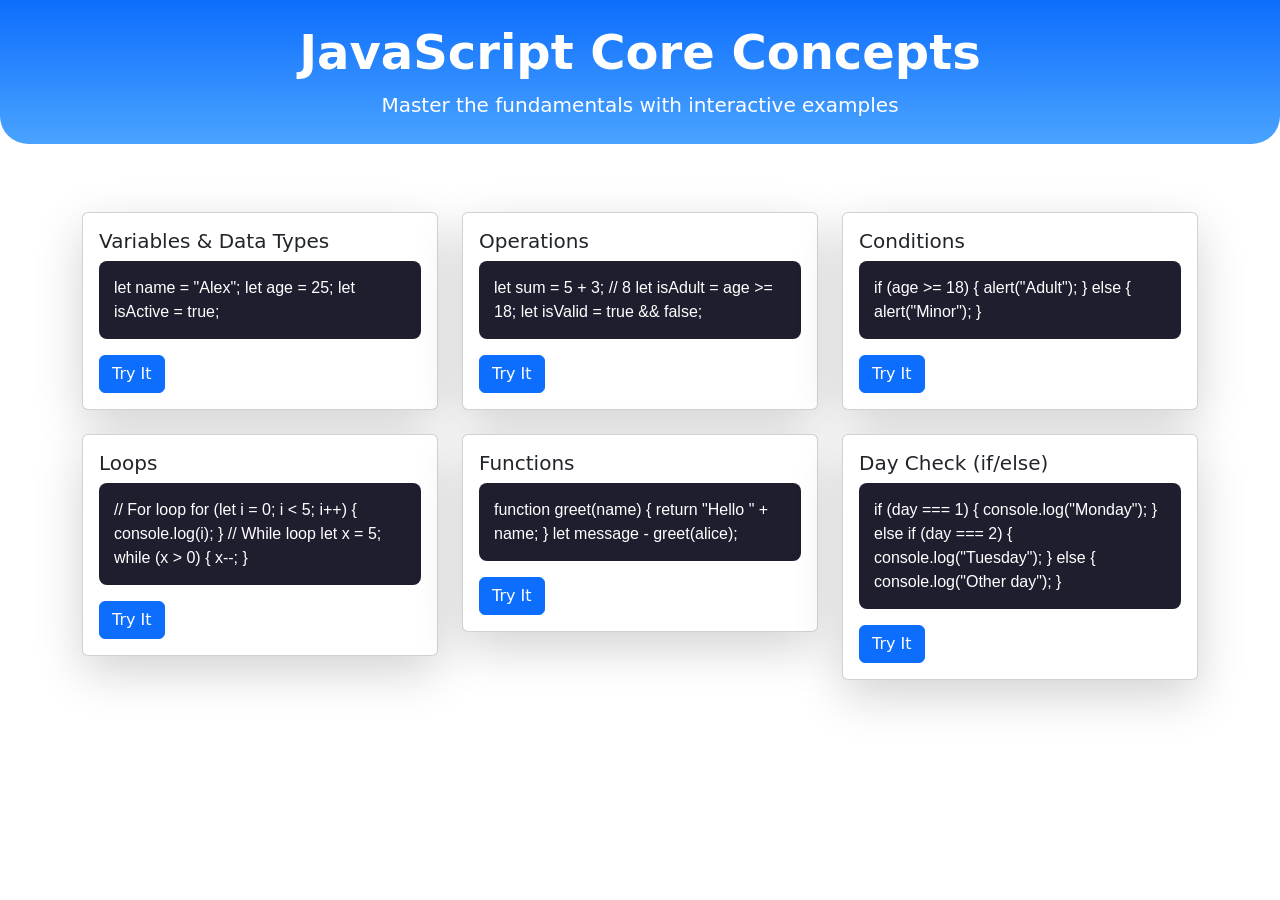
<file: task10/index.html>
<!doctype html>
<html lang="en">
<head>
  <meta charset="utf-8" />
  <meta name="viewport" content="width=device-width, initial-scale=1" />
  <title>JS Core Concepts</title>
  <link rel="stylesheet" href="style.css">
  <link
    href="https://cdn.jsdelivr.net/npm/bootstrap@5.3.3/dist/css/bootstrap.min.css"
    rel="stylesheet"
    crossorigin="anonymous"/>
</head>
<body>

  <header class="hero text-center py-4 bg-light">
    <div class="container">
      <h1 class="display-5 fw-bold mb-2">JavaScript Core Concepts</h1>
      <p class="lead mb-0">Master the fundamentals with interactive examples</p>
    </div>
  </header>

  <div class="container py-5">
    <div class="row g-4 justify-content-center">

      <div class="col-md-4">
        <div class="card shadow-lg">
          <div class="card-body">
            <h5 class="card-title">Variables & Data Types</h5>
            <div class="code-box">
let name = "Alex";
let age = 25;
let isActive = true;
            </div>
            <button class="btn btn-primary mt-3" onclick="runCard1()">Try It</button>
          </div>
        </div>
      </div>

      <div class="col-md-4">
        <div class="card shadow-lg">
          <div class="card-body">
            <h5 class="card-title">Operations</h5>
            <div class="code-box">
let sum = 5 + 3; // 8
let isAdult = age >= 18;
let isValid = true && false;
            </div>
            <button class="btn btn-primary mt-3" onclick="runCard2()">Try It</button>
          </div>
        </div>
      </div>

      <div class="col-md-4">
        <div class="card shadow-lg">
          <div class="card-body">
            <h5 class="card-title">Conditions</h5>
            <div class="code-box">
if (age >= 18) {
  alert("Adult");
} else {
  alert("Minor");
}
            </div>
            <button class="btn btn-primary mt-3" onclick="runCard3()">Try It</button>
          </div>
        </div>
      </div>
      <div class="col-md-4">
        <div class="card shadow-lg">
          <div class="card-body">
            <h5 class="card-title">Loops</h5>
            <div class="code-box">
// For loop
for (let i = 0; i < 5; i++) {
  console.log(i);
}

// While loop
let x = 5;
while (x > 0) {
  x--;
}
            </div>
            <button class="btn btn-primary mt-3" onclick="runCard4()">Try It</button>
          </div>
        </div>
      </div>

      <div class="col-md-4">
        <div class="card shadow-lg">
          <div class="card-body">
            <h5 class="card-title">Functions</h5>
            <div class="code-box">
function greet(name) {
  return "Hello " + name;
}

let message - greet(alice);
            </div>
            <button class="btn btn-primary mt-3" onclick="runCard5()">Try It</button>
          </div>
        </div>
      </div>


      <div class="col-md-4">
        <div class="card shadow-lg">
          <div class="card-body">
            <h5 class="card-title">Day Check (if/else)</h5>
            <div class="code-box">
if (day === 1) {
  console.log("Monday");
} else if (day === 2) {
  console.log("Tuesday");
} else {
  console.log("Other day");
}
            </div>
            <button class="btn btn-primary mt-3" onclick="runCard6()">Try It</button>
          </div>
        </div>
      </div>

    </div>
  </div>

  <script src="https://cdn.jsdelivr.net/npm/bootstrap@5.3.3/dist/js/bootstrap.bundle.min.js"
    crossorigin="anonymous"></script>

  <script src="script.js"></script>
</body>
</html>
</file>
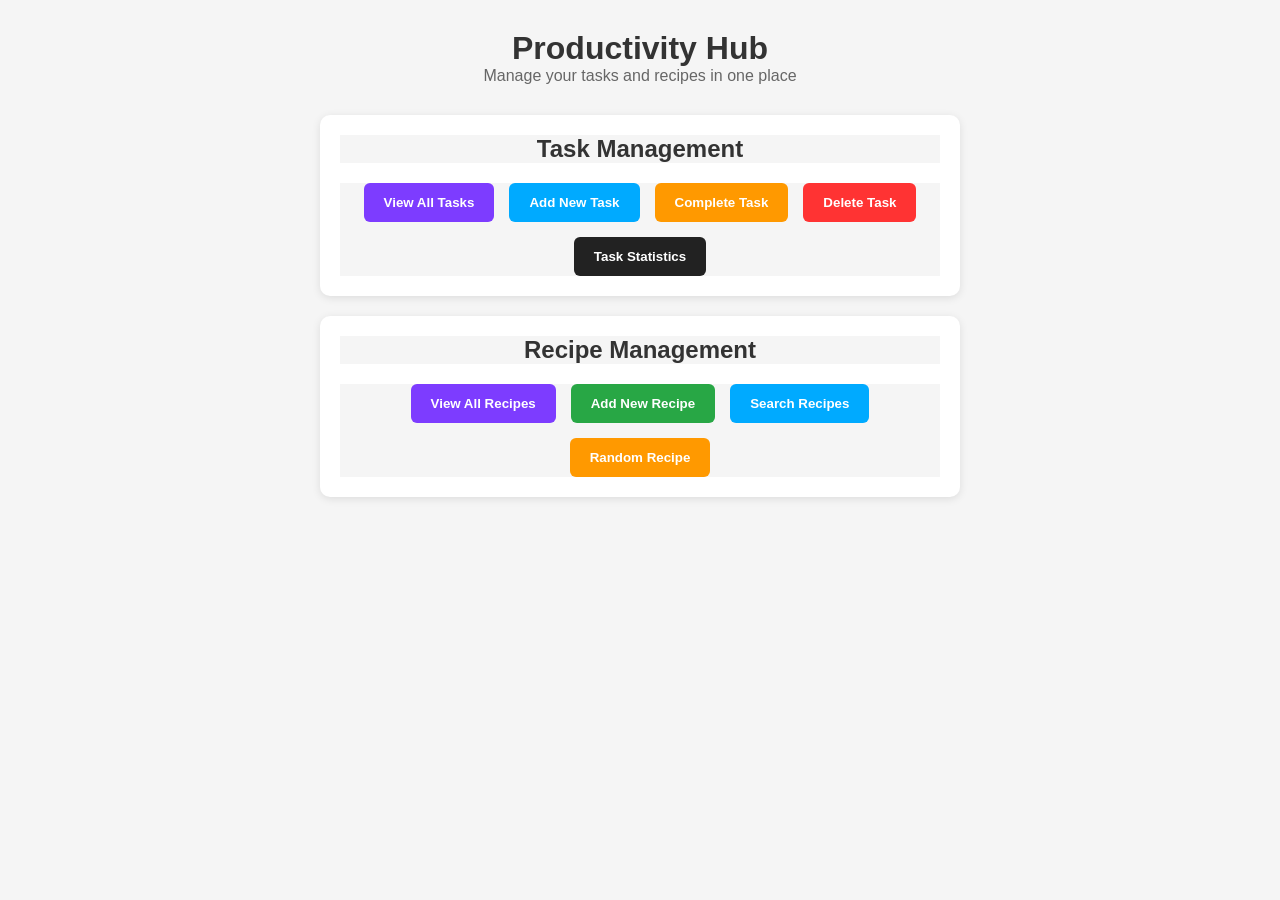
<file: task11/index.html>
<!DOCTYPE html>
<html lang="en">
<head>
  <meta charset="UTF-8">
  <meta name="viewport" content="width=device-width, initial-scale=1.0">
  <title>Productivity Hub</title>
  <link rel="stylesheet" href="style.css">
</head>
<body>
  <h1>Productivity Hub</h1>
  <p>Manage your tasks and recipes in one place</p>

  <div class="section">
    <h2>Task Management</h2>
    <div class="buttons">
      <button class="view-tasks" onclick="viewTasks()">View All Tasks</button>
      <button class="add-task" onclick="addTask()">Add New Task</button>
      <button class="complete-task" onclick="completeTask()">Complete Task</button>
      <button class="delete-task" onclick="deleteTask()">Delete Task</button>
      <button class="task-stats" onclick="taskStats()">Task Statistics</button>
    </div>
  </div>

  <div class="section">
    <h2>Recipe Management</h2>
    <div class="buttons">
      <button class="view-recipes" onclick="viewRecipes()">View All Recipes</button>
      <button class="add-recipe" onclick="addRecipe()">Add New Recipe</button>
      <button class="search-recipes" onclick="searchRecipes()">Search Recipes</button>
      <button class="random-recipe" onclick="randomRecipe()">Random Recipe</button>
    </div>
  </div>

  <script src="script.js"></script>
</body>
</html>
</file>
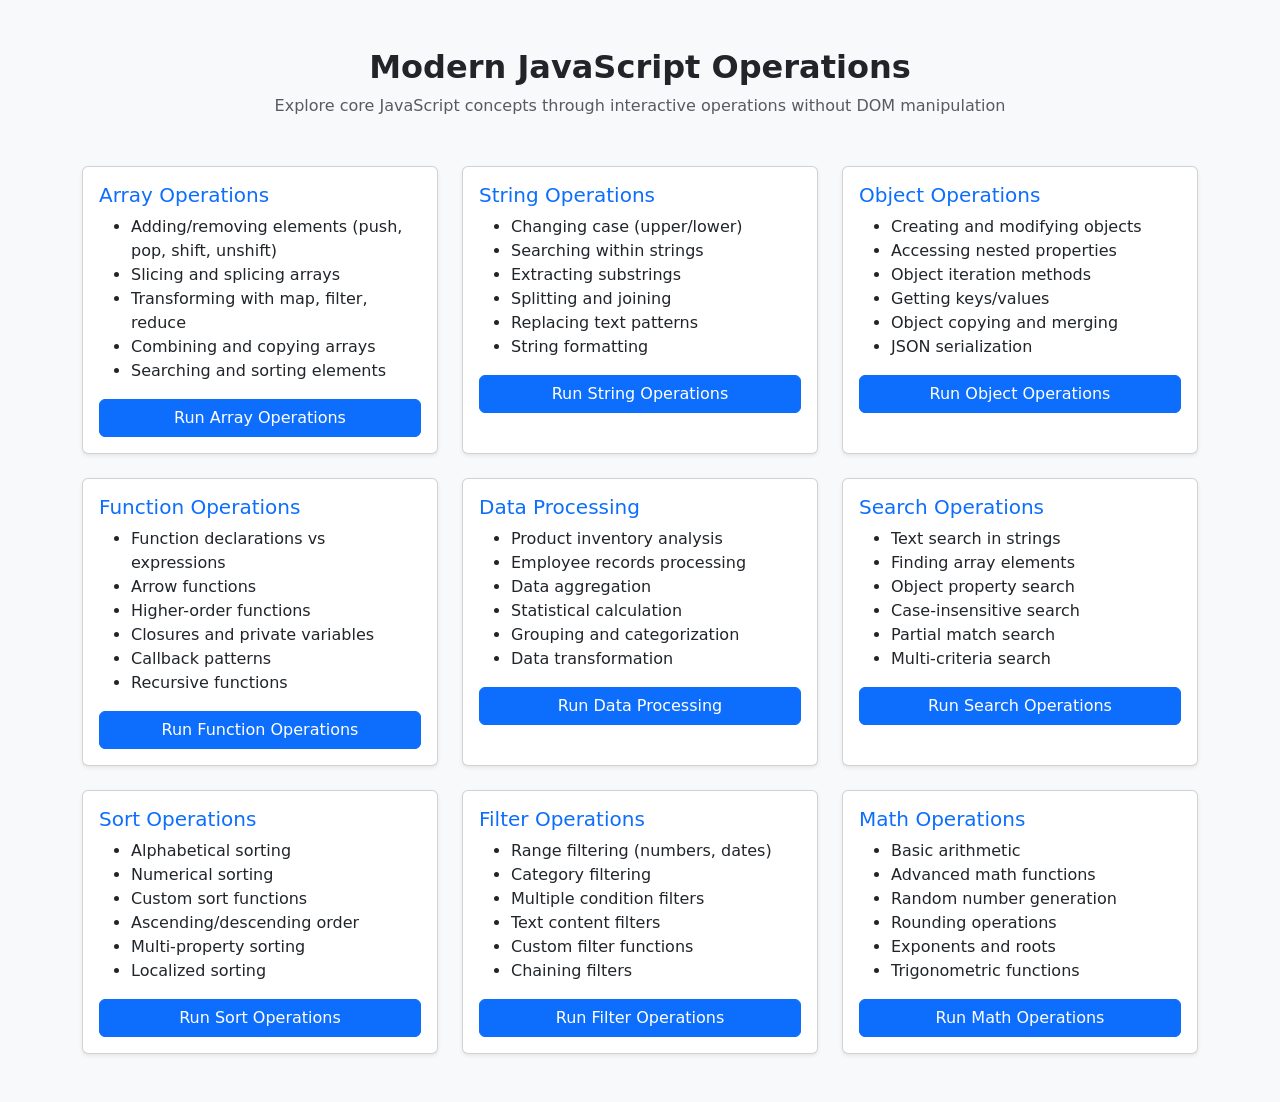
<file: task12/index.html>
<!DOCTYPE html>
<html lang="en">
<head>
  <meta charset="UTF-8">
  <meta name="viewport" content="width=device-width, initial-scale=1.0">
  <title>Modern JavaScript Operations</title>
  
  <link href="https://cdn.jsdelivr.net/npm/bootstrap@5.3.2/dist/css/bootstrap.min.css" rel="stylesheet">
</head>
<body class="bg-light">

  <div class="container py-5">
    <div class="text-center mb-5">
      <h2 class="fw-bold">Modern JavaScript Operations</h2>
      <p class="text-muted">Explore core JavaScript concepts through interactive operations without DOM manipulation</p>
    </div>

    <div class="row g-4">
     
      <div class="col-md-4">
        <div class="card shadow-sm h-100">
          <div class="card-body">
            <h5 class="card-title text-primary">Array Operations</h5>
            <ul>
              <li>Adding/removing elements (push, pop, shift, unshift)</li>
              <li>Slicing and splicing arrays</li>
              <li>Transforming with map, filter, reduce</li>
              <li>Combining and copying arrays</li>
              <li>Searching and sorting elements</li>
            </ul>
            <button class="btn btn-primary w-100" onclick="runOperation('Array')">Run Array Operations</button>
          </div>
        </div>
      </div>


      <div class="col-md-4">
        <div class="card shadow-sm h-100">
          <div class="card-body">
            <h5 class="card-title text-primary">String Operations</h5>
            <ul>
              <li>Changing case (upper/lower)</li>
              <li>Searching within strings</li>
              <li>Extracting substrings</li>
              <li>Splitting and joining</li>
              <li>Replacing text patterns</li>
              <li>String formatting</li>
            </ul>
            <button class="btn btn-primary w-100" onclick="runOperation('String')">Run String Operations</button>
          </div>
        </div>
      </div>

  
      <div class="col-md-4">
        <div class="card shadow-sm h-100">
          <div class="card-body">
            <h5 class="card-title text-primary">Object Operations</h5>
            <ul>
              <li>Creating and modifying objects</li>
              <li>Accessing nested properties</li>
              <li>Object iteration methods</li>
              <li>Getting keys/values</li>
              <li>Object copying and merging</li>
              <li>JSON serialization</li>
            </ul>
            <button class="btn btn-primary w-100" onclick="runOperation('Object')">Run Object Operations</button>
          </div>
        </div>
      </div>

      <div class="col-md-4">
        <div class="card shadow-sm h-100">
          <div class="card-body">
            <h5 class="card-title text-primary">Function Operations</h5>
            <ul>
              <li>Function declarations vs expressions</li>
              <li>Arrow functions</li>
              <li>Higher-order functions</li>
              <li>Closures and private variables</li>
              <li>Callback patterns</li>
              <li>Recursive functions</li>
            </ul>
            <button class="btn btn-primary w-100" onclick="runOperation('Function')">Run Function Operations</button>
          </div>
        </div>
      </div>

    
      <div class="col-md-4">
        <div class="card shadow-sm h-100">
          <div class="card-body">
            <h5 class="card-title text-primary">Data Processing</h5>
            <ul>
              <li>Product inventory analysis</li>
              <li>Employee records processing</li>
              <li>Data aggregation</li>
              <li>Statistical calculation</li>
              <li>Grouping and categorization</li>
              <li>Data transformation</li>
            </ul>
            <button class="btn btn-primary w-100" onclick="runOperation('Data')">Run Data Processing</button>
          </div>
        </div>
      </div>

      <div class="col-md-4">
        <div class="card shadow-sm h-100">
          <div class="card-body">
            <h5 class="card-title text-primary">Search Operations</h5>
            <ul>
              <li>Text search in strings</li>
              <li>Finding array elements</li>
              <li>Object property search</li>
              <li>Case-insensitive search</li>
              <li>Partial match search</li>
              <li>Multi-criteria search</li>
            </ul>
            <button class="btn btn-primary w-100" onclick="runOperation('Search')">Run Search Operations</button>
          </div>
        </div>
      </div>

      <div class="col-md-4">
        <div class="card shadow-sm h-100">
          <div class="card-body">
            <h5 class="card-title text-primary">Sort Operations</h5>
            <ul>
              <li>Alphabetical sorting</li>
              <li>Numerical sorting</li>
              <li>Custom sort functions</li>
              <li>Ascending/descending order</li>
              <li>Multi-property sorting</li>
              <li>Localized sorting</li>
            </ul>
            <button class="btn btn-primary w-100" onclick="runOperation('Sort')">Run Sort Operations</button>
          </div>
        </div>
      </div>

      <div class="col-md-4">
        <div class="card shadow-sm h-100">
          <div class="card-body">
            <h5 class="card-title text-primary">Filter Operations</h5>
            <ul>
              <li>Range filtering (numbers, dates)</li>
              <li>Category filtering</li>
              <li>Multiple condition filters</li>
              <li>Text content filters</li>
              <li>Custom filter functions</li>
              <li>Chaining filters</li>
            </ul>
            <button class="btn btn-primary w-100" onclick="runOperation('Filter')">Run Filter Operations</button>
          </div>
        </div>
      </div>

      <div class="col-md-4">
        <div class="card shadow-sm h-100">
          <div class="card-body">
            <h5 class="card-title text-primary">Math Operations</h5>
            <ul>
              <li>Basic arithmetic</li>
              <li>Advanced math functions</li>
              <li>Random number generation</li>
              <li>Rounding operations</li>
              <li>Exponents and roots</li>
              <li>Trigonometric functions</li>
            </ul>
            <button class="btn btn-primary w-100" onclick="runOperation('Math')">Run Math Operations</button>
          </div>
        </div>
      </div>
    </div>
  </div>

  <script src="script.js"></script>
</body>
</html>
</file>
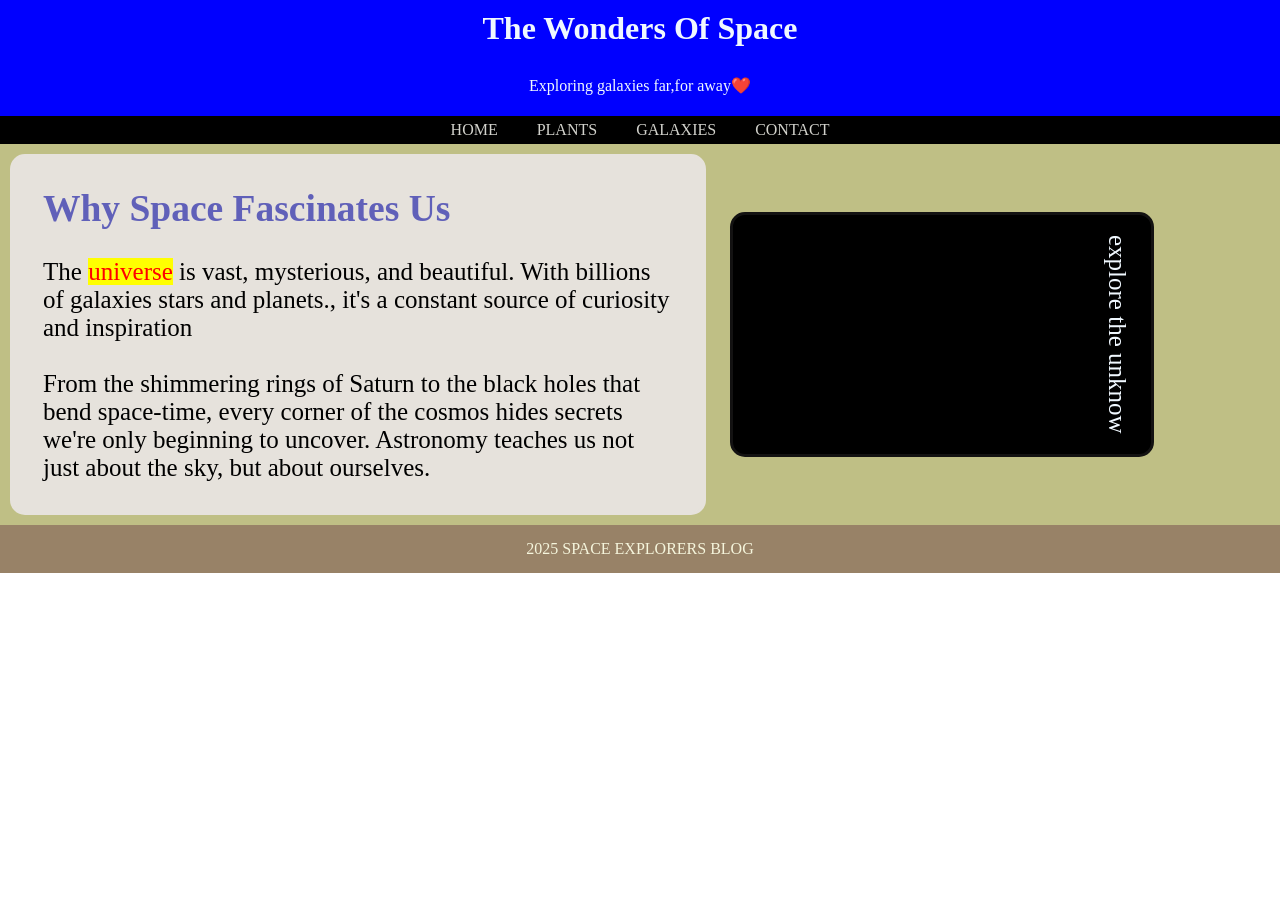
<file: Task2/index.html>
<html>
<head>
    <title>New</title>
    <link rel="stylesheet" href="style.css">
</head>
<body>
  <div class="ddd">
  <h1 class="title">The Wonders Of Space </h1>
  <br>
  <br>
  <p class="title" id="m">Exploring galaxies far,for away❤️</p>
  </div>

<header>
 <span>HOME</span>
 <span>PLANTS</span>
 <span>GALAXIES</span>
 <span>CONTACT</span>
</header>

<main>
  <section class="sec1">
    <h2 class="title2">Why Space Fascinates Us</h2>
    <br>
    <p class="p1">The <mark class="word">universe</mark> is vast, mysterious, and beautiful. With billions of galaxies stars and planets.,
       it's a constant source of curiosity and inspiration</p>
       <br>
       <p class="p2">From the shimmering rings of Saturn to the black holes that bend space-time, every corner of the cosmos hides secrets we're only beginning to uncover. Astronomy teaches us not just about the sky, but about ourselves.</p>
 
  </section>
  <section class="sec2">
  <p>explore the unknow</p>
  </section>
</main>
<footer>
2025 SPACE EXPLORERS BLOG
</footer>
</body>
</html>
</file>
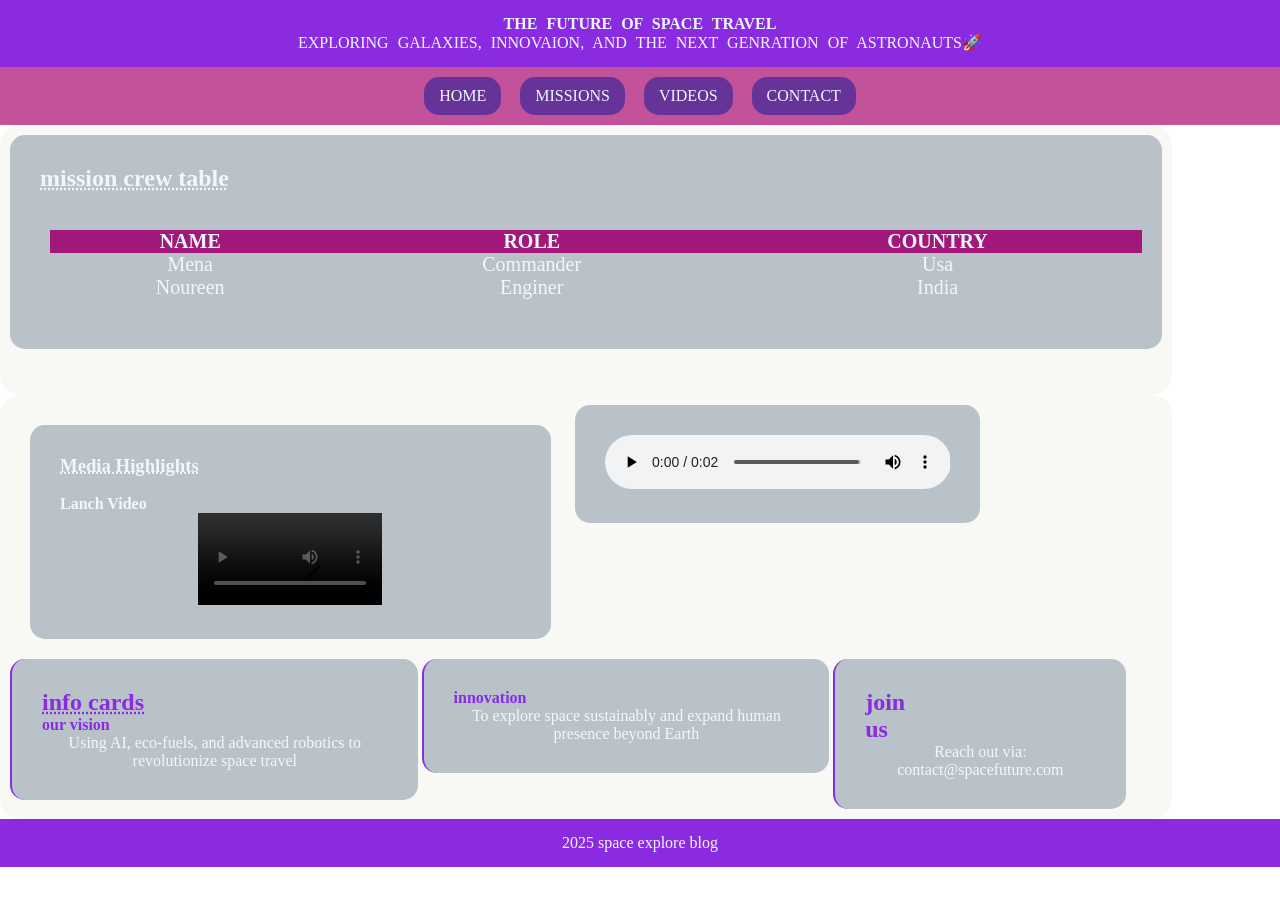
<file: Task3/index.html>
<!DOCTYPE html>
<html lang="en">
<head>
    <meta charset="UTF-8">
    <meta name="viewport" content="width=device-width, initial-scale=1.0">
    <title>Task3</title>
    <link rel="stylesheet" href="style.css">
</head>
<body>
    <div class="title">
    <b>the future of space travel</b>
    <p>exploring galaxies, innovaion, and the next genration of astronauts🚀</p>
    </div>
    <header>
        <span>home</span>
        <span>missions</span>
        <span>videos</span>
        <span>contact</span>
    </header>
    <main>
        <section>
        <h2 class="title2">mission crew table</h2>
        <br>
        <table>
            <thead>
                <tr>
                    <th>NAME</th>
                    <th>ROLE</th>
                    <th>COUNTRY</th>
                </tr>
            </thead>
            <Tbody>
                <tr>
                    <td>mena</td>
                    <td>commander</td>
                    <td>usa</td>
                </tr>
                <tr>
                    <td>noureen</td>
                    <td>enginer</td>
                    <td>india</td>
                </tr>
            </Tbody>
        </table>
        </section>
        <br>
        <br>
    </main>
    <main class="m2">
        <section class="sec2">
            <h3 class="mmm">Media Highlights</h3>
            <br>
            <h4 class="nnnn">Lanch Video</h4>
            <video controls width="40%" height="40%">
                <source src="video.mp4" type="video/mp4">
            </video>                                                                                                                                                                                                                                                                                                                                                                                                                                                                                                                                                                                                                                                                                                                                                                                                                               
        </section>
        <section class="sec3">
            <audio controls>
                <source src="song.wav" type="audio/wav">
            </audio>
        </section>
        <section class="card">
            <h2 class="info">info cards</h2>
            <div class=" card2">
                <h4 class="our">our vision</h4>
                <p>Using AI, eco-fuels, and advanced robotics to
                 revolutionize space travel</p>
            </div>
        </section>
        <section class="tttt">
            <div class="iii">
                <h4 class="tit">innovation</h4>
                <p>To explore space sustainably and expand human presence beyond Earth</p>

            </div>
        </section>
        <section class="uuu">
            <h2 class="ppp">join us</h2>
            <p>Reach out via: contact@spacefuture.com</p>
        </section>
    </main>
    <footer>
        2025 space explore blog
    </footer>
</body>
</html>
</file>
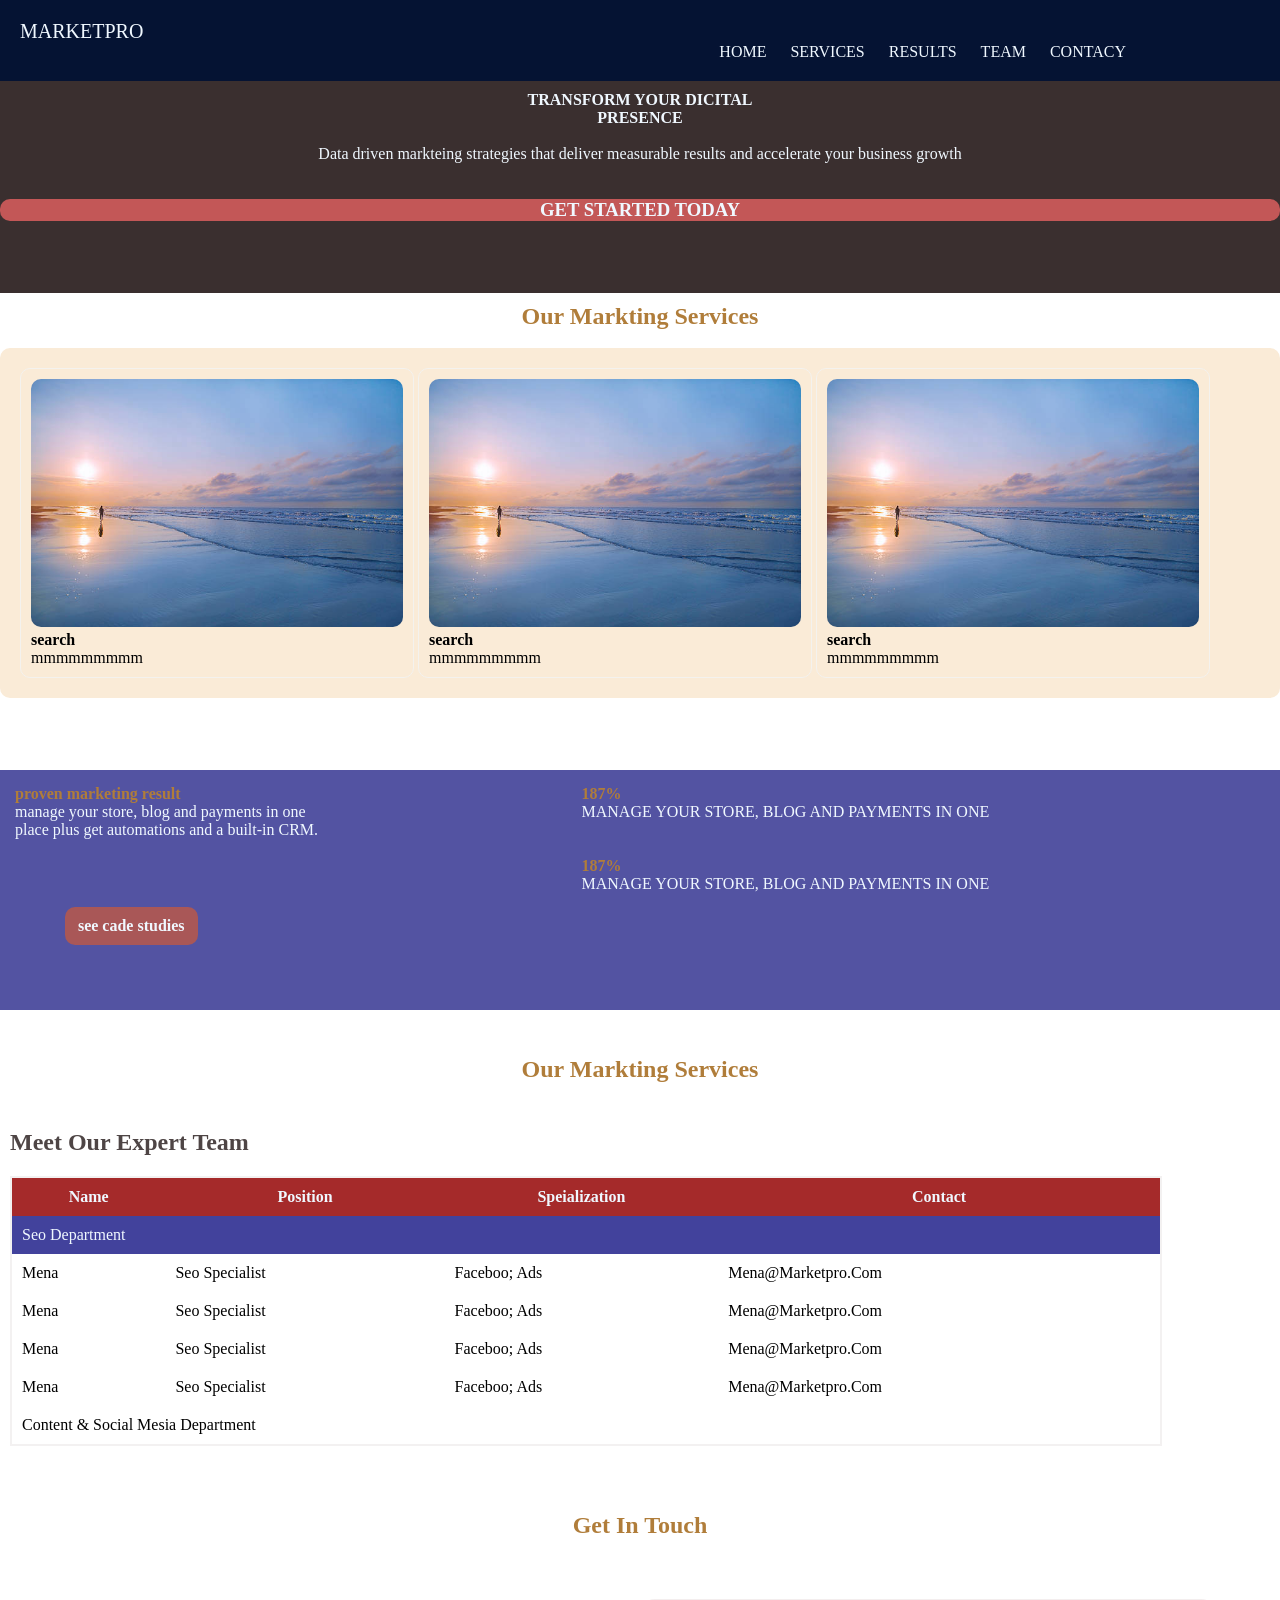
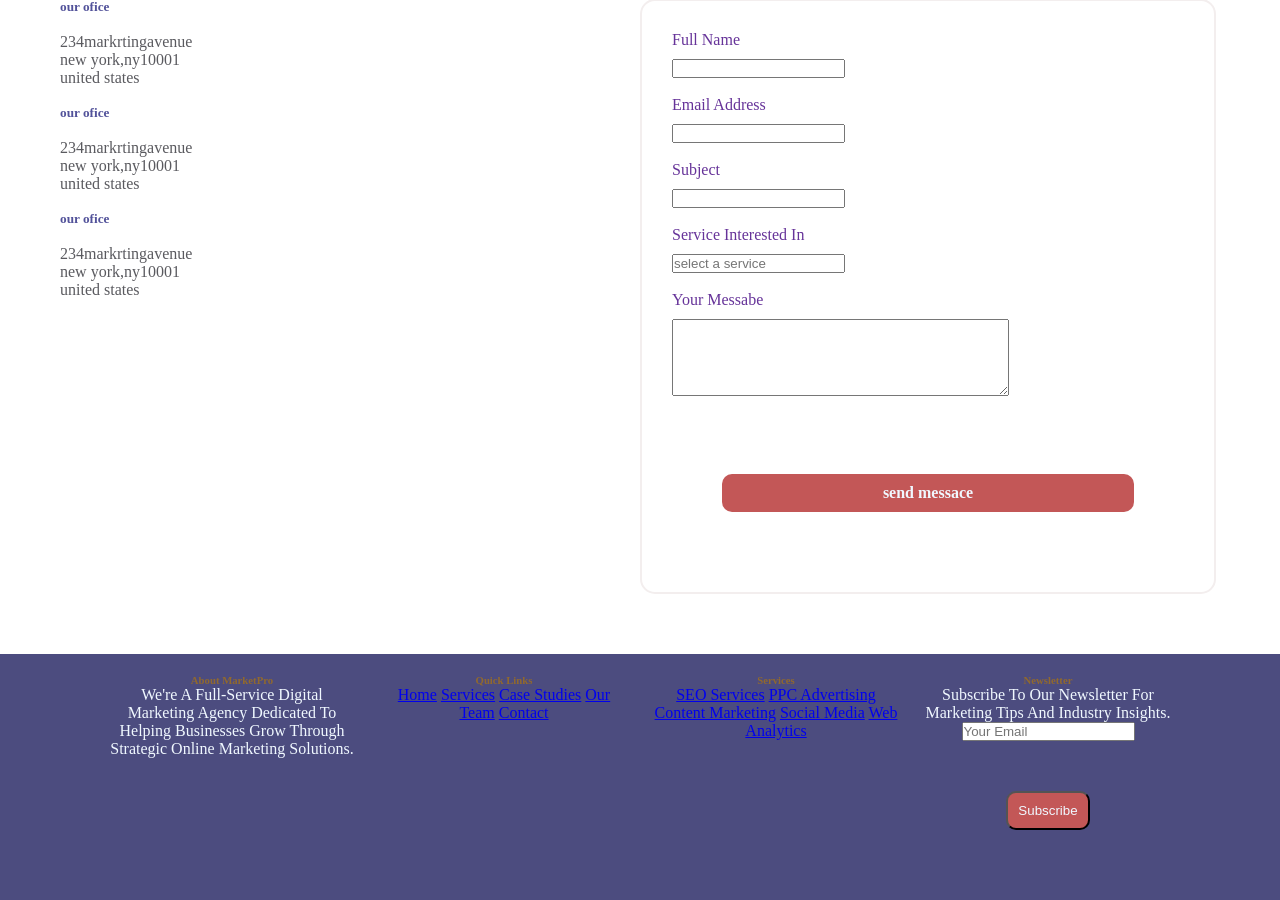
<file: Task4/index.html>
<!DOCTYPE html>
<html lang="en">
<head>
    <meta charset="UTF-8">
    <meta name="viewport" content="width=device-width, initial-scale=1.0">
    <title>Document</title>
    <link rel="stylesheet" href="style.css">
</head>
<body>
    <header>
        <span>marketpro</span>
        <nav>
        <ul>
            <li>HOME</li>
            <li>SERVICES</li>
            <li>RESULTS</li>
            <li>TEAM</li>
            <li>CONTACY</li>
        </ul>
        </nav>
    </header>
    <main>
        <section class="sec1">
            <b>TRANSFORM YOUR DICITAL<BR>PRESENCE</b>
        <br>
        <br>
        <p>Data driven markteing strategies that deliver measurable results 
      and accelerate your business growth</p>
      <br>
      <br>
      <h3>GET STARTED TODAY</h3>
      <br>
      <br>
      <br>
      <br>
        </section>
        <h2 class="title" >Our Markting Services</h2>
        <br>
        <section class="sec2">
                    <div class="card1">
            <img src="img.jpg" alt="no img">
            <br>
            <strong>search</strong><br>
            <p>mmmmmmmmm</p>
        </div>
        <div class="card2">
            <img src="img.jpg" alt="no img">
            <br>
            <strong>search</strong><br>
            <p>mmmmmmmmm</p>
        </div>
        <div class="card3">
            <img src="img.jpg" alt="no img">
            <br>
            <strong>search</strong><br>
            <p>mmmmmmmmm</p>
            
        </div>
        </section>
        <br>
        <br>
        <br>
        <br>
        <section class="sec3">
            <div class="blue">
                <strong class="tit">proven marketing result</strong>
                <p>manage your store, blog and payments in one <br>place
                plus get automations and a built-in CRM.</p>
                <br>
                <h4 class="name">see cade studies</h4>
            </div>
            <div class="yellow">
                <b class="num">187%</b>
                <p>manage your store, blog and payments in one </p>
                <br>
                <br>
                <b class="num">187%</b>
                <p>manage your store, blog and payments in one </p>
            </div>
        </section>
        <br><br>
        <h2 class="title" >Our Markting Services</h2>
        <br><br>
        <section class="sec4" >
            <h2 class="tab" >meet our expert team</h2>
            <table border="1">
                <thead>
                    <tr class="orang">
                        <th>Name</th>
                        <th>Position</th>
                        <th>Speialization</th>
                        <th>Contact</th>
                    </tr>
                </thead>
                <body>
                    <tr>
                        <td colspan="4" class="black"> seo department</td>
                    </tr>
                    <tr>
                        <td>mena </td>
                        <td>seo specialist</td>
                        <td>faceboo; ads</td>
                        <td>mena@marketpro.com</td>
                    </tr>
                    <tr>
                        <td>mena </td>
                        <td>seo specialist</td>
                        <td>faceboo; ads</td>
                        <td>mena@marketpro.com</td>
                    </tr>
                    <tr>
                        <td>mena </td>
                        <td>seo specialist</td>
                        <td>faceboo; ads</td>
                        <td>mena@marketpro.com</td>
                    </tr>
                    <tr>
                        <td>mena </td>
                        <td>seo specialist</td>
                        <td>faceboo; ads</td>
                        <td>mena@marketpro.com</td>
                    </tr>
                </body>
                <tfoot>
                    <tr>
                        <td colspan="4">content & social mesia department</td>
                    </tr>
                </tfoot>

            </table>
        </section>
        <br>
        <br>
        <h2 class="men">get in touch</h2>
        <section class="sec5">
            <div class="end">
                <h5>our ofice</h5>
                <br>
                <p class="gray">234markrtingavenue<br>new york,ny10001 <br>united states
                </p>
                <br>
                <h5>our ofice</h5>
                <br>
                <p class="gray">234markrtingavenue<br>new york,ny10001 <br>united states
                </p>
                <br>
                <h5>our ofice</h5>
                <br>
                <p class="gray">234markrtingavenue<br>new york,ny10001 <br>united states
                </p>
                <br>
                <br>
            </div>
            <div class="form">
                <form>
                    <label class="nour">full name</label>
                    <input type="text">
                    <br>
                    <br>
                    <label class="nour">email address</label>
                    <input type="email">
                    <br>
                    <br>
                    <label class="nour"> subject</label>
                    <input type="text">
                    <br>
                    <br>
                    <label class="nour">service interested in </label>
                    <input type="number" placeholder="select a service">
                    <br>
                    <br>
                    <label class="nour">your messabe</label>
                    <textarea name="msg" id="msg" rows="5" cols="40"></textarea><br>
                    <h4>send messace</h5>
                </form>
            </div>
        </section>
    </main>
    <footer class="footer">
  <div class="clo">
    <h6>About MarketPro</h6>
    <p>
      We're a full-service digital marketing agency dedicated to helping
      businesses grow through strategic online marketing solutions.
    </p>
  </div>

  <div class="clo">
    <h6>Quick Links</h6>
    <a href="#">Home</a>
    <a href="#">Services</a>
    <a href="#">Case Studies</a>
    <a href="#">Our Team</a>
    <a href="#">Contact</a>
  </div>
  <div class="clo">
    <h6>Services</h6>
    <a href="#">SEO Services</a>
    <a href="#">PPC Advertising</a>
    <a href="#">Content Marketing</a>
    <a href="#">Social Media</a>
    <a href="#">Web Analytics</a>
  </div>
  <div class="clo">
    <h6>Newsletter</h6>
    <p>
      Subscribe to our newsletter for marketing tips and industry insights.
    </p>
    <form>
      <input type="email" placeholder="Your Email" required>
      <button type="submit" class="bold">Subscribe</button>
    </form>
  </div>
</footer>
   
</body>
</html>
</file>
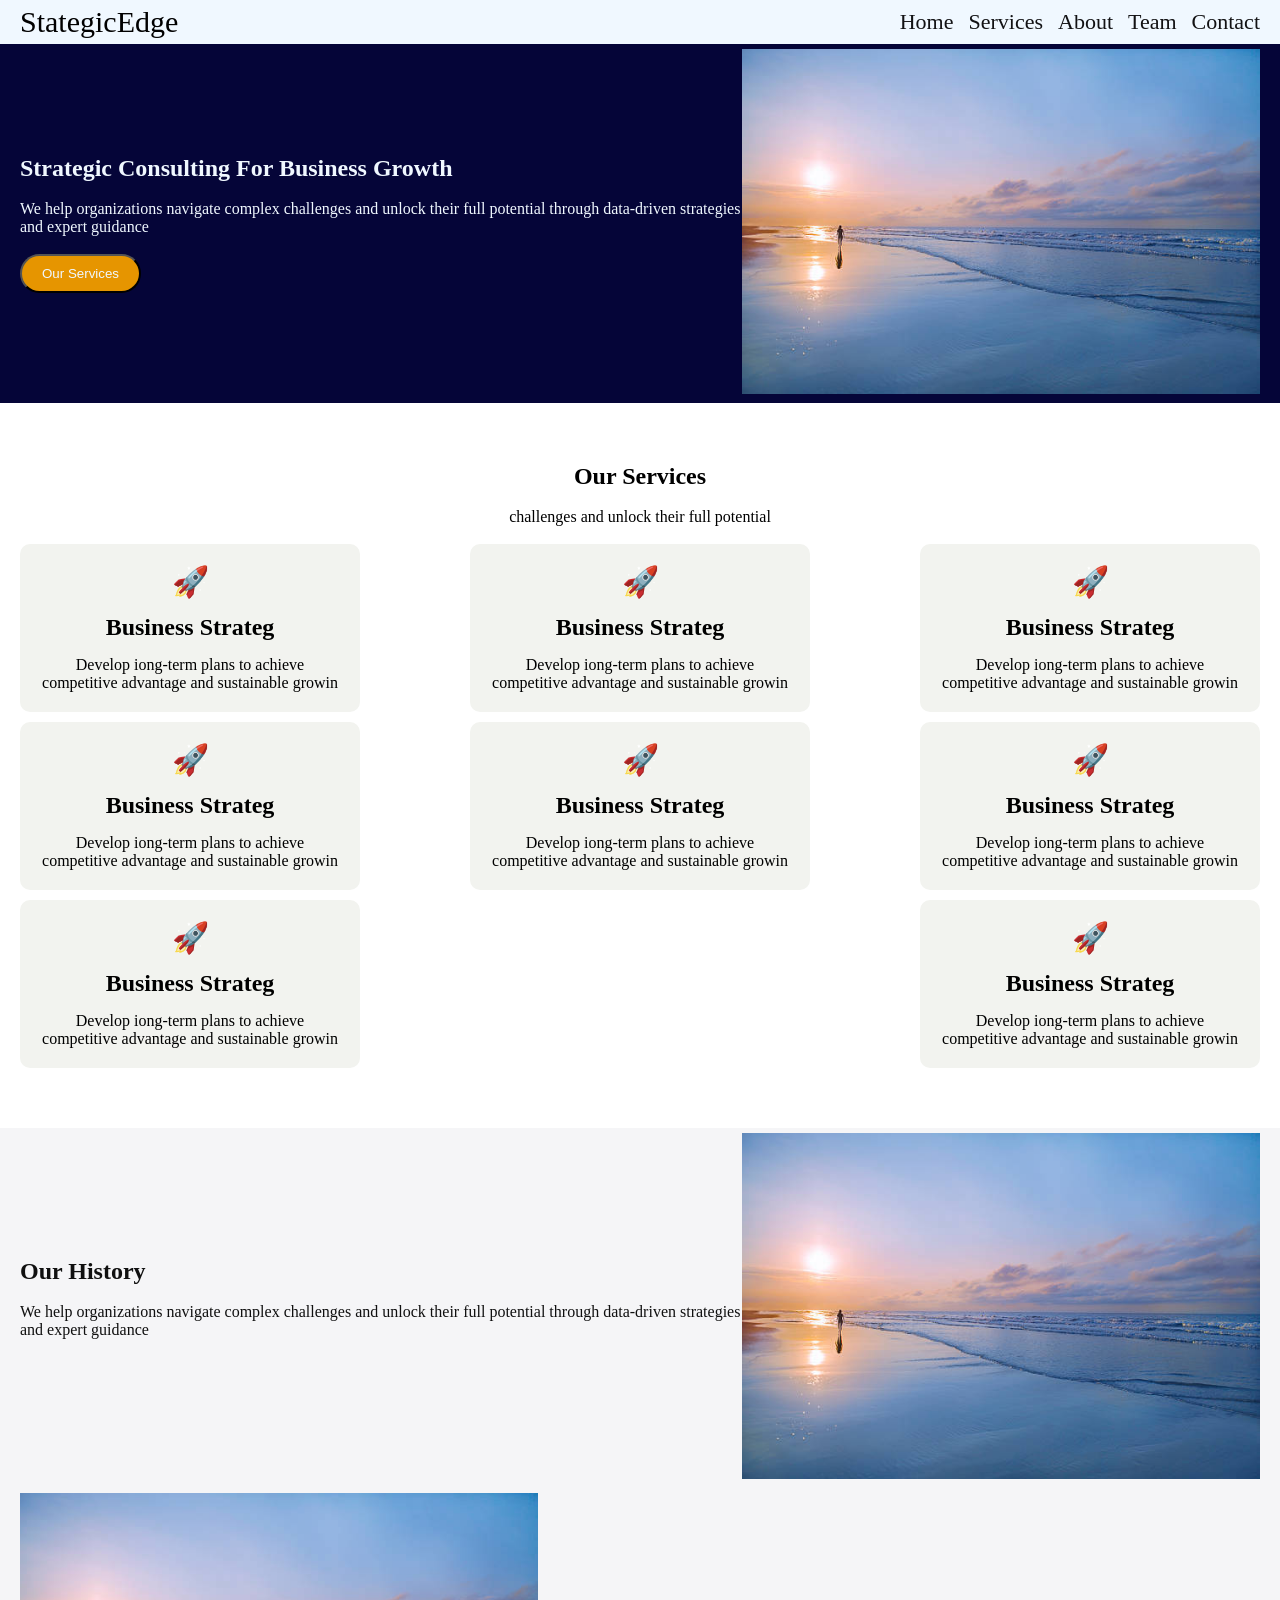
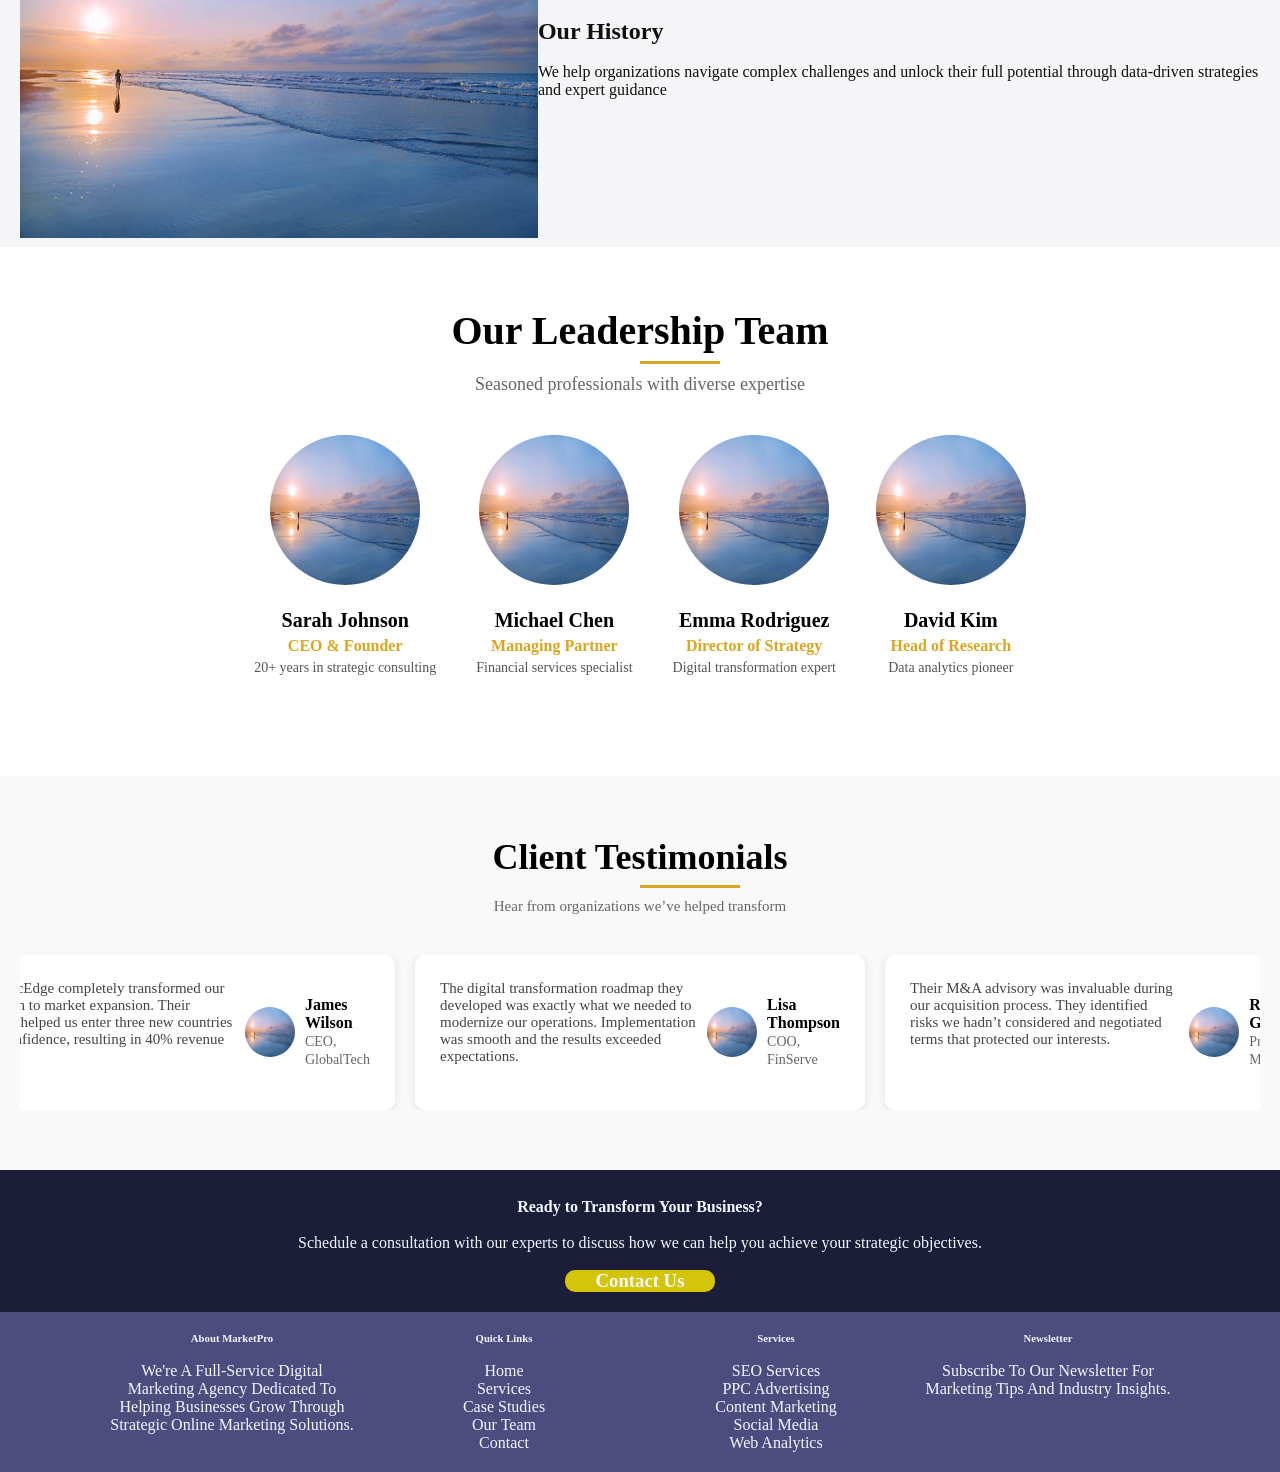
<file: Task6/index.html>
<!DOCTYPE html>
<html lang="en">
<head>
    <meta charset="UTF-8">
    <meta name="viewport" content="width=device-width, initial-scale=1.0">
    <title>Document</title>
    <link rel="stylesheet" href="style.css">
</head>
<body>
    <header>
        <span>StategicEdge</span>
        <nav>
            <ul>
                <li><a href="#">Home</a></li>
                <li><a href="#">Services</a></li>
                <li><a href="#">About</a></li>
                <li><a href="#">Team</a></li>
                <li><a href="#">Contact</a></li>
            </ul>
        </nav>
    </header>
    <main>
        <section class="sec1">
            <div>
            <h1>Strategic Consulting For Business Growth</h1><br>
            <p>We help organizations navigate complex challenges and unlock their full potential 
            through data-driven strategies and expert guidance</p><br>
            <button>Our Services</button>
            </div>
            <div>
                <img src="img.jpg" alt="no">
            </div>
        </section>
        <section class="sec2">
            <h1>Our Services</h1><br>
            <p>challenges and unlock their full potential</p><br>
            <div class="cards">
                <div>
                <span class="">🚀</span>
                <h2>Business Strateg</h2>
                <p>Develop iong-term plans to achieve competitive advantage and sustainable growin</p>
                </div>
                <div>
                <span>🚀</span>
                <h2>Business Strateg</h2>
                <p>Develop iong-term plans to achieve competitive advantage and sustainable growin</p>
                </div>
                <div>
                <span>🚀</span>
                <h2>Business Strateg</h2>
                <p>Develop iong-term plans to achieve competitive advantage and sustainable growin</p>
                </div>
                <div>
                <span>🚀</span>
                <h2>Business Strateg</h2>
                <p>Develop iong-term plans to achieve competitive advantage and sustainable growin</p>
                </div>
                <div>
                <span>🚀</span>
                <h2>Business Strateg</h2>
                <p>Develop iong-term plans to achieve competitive advantage and sustainable growin</p>
                </div>
                <div>
                <span>🚀</span>
                <h2>Business Strateg</h2>
                <p>Develop iong-term plans to achieve competitive advantage and sustainable growin</p>
                </div>
                <div>
                <span>🚀</span>
                <h2>Business Strateg</h2>
                <p>Develop iong-term plans to achieve competitive advantage and sustainable growin</p>
                </div>
                <div>
                <span>🚀</span>
                <h2>Business Strateg</h2>
                <p>Develop iong-term plans to achieve competitive advantage and sustainable growin</p>
                </div>
            </div>
        </section>
        <section class="sec3">
            <div>
            <h1>Our History</h1><br>
            <p>We help organizations navigate complex challenges and unlock their full potential 
            through data-driven strategies and expert guidance</p><br>
            </div>
            <div>
                <img src="img.jpg" alt="no">
            </div>
        </section>
                <section class="sec4">
            <div>
                <img src="img.jpg" alt="no">
            </div>
            <div>
            <h1>Our History</h1><br>
            <p>We help organizations navigate complex challenges and unlock their full potential 
            through data-driven strategies and expert guidance</p><br>
            </div>
        </section>
        <section class="team">
  <h1>Our Leadership Team</h1>
  <p>Seasoned professionals with diverse expertise</p>

  <div class="team-members">
    <div class="member">
      <img src="img.jpg" alt="Sarah Johnson">
      <h2>Sarah Johnson</h2>
      <h3>CEO & Founder</h3>
      <p>20+ years in strategic consulting</p>
    </div>

    <div class="member">
      <img src="img.jpg" alt="Michael Chen">
      <h2>Michael Chen</h2>
      <h3>Managing Partner</h3>
      <p>Financial services specialist</p>
    </div>

    <div class="member">
      <img src="img.jpg" alt="Emma Rodriguez">
      <h2>Emma Rodriguez</h2>
      <h3>Director of Strategy</h3>
      <p>Digital transformation expert</p>
    </div>

    <div class="member">
      <img src="img.jpg" alt="David Kim">
      <h2>David Kim</h2>
      <h3>Head of Research</h3>
      <p>Data analytics pioneer</p>
    </div>
  </div>
</section>
<section class="mmm">
  <h1>Client Testimonials</h1>
  <p>Hear from organizations we’ve helped transform</p>

  <div class="mmm-cards">

    <div class="card">
      <p>
        StrategicEdge completely transformed our approach to market expansion.
        Their insights helped us enter three new countries with confidence,
        resulting in 40% revenue growth.
      </p>
      <div class="client"><br>
        <img src="img.jpg" alt="James Wilson">
        <div>
          <h3>James Wilson</h3>
          <span>CEO, GlobalTech</span>
        </div>
      </div>
    </div>

    <div class="card">
      <p>
        The digital transformation roadmap they developed was exactly what we
        needed to modernize our operations. Implementation was smooth and the
        results exceeded expectations.
      </p>
      <div class="client"><br>
        <img src="img.jpg" alt="Lisa Thompson">
        <div>
          <h3>Lisa Thompson</h3>
          <span>COO, FinServe</span>
        </div>
      </div>
    </div>
    <div class="card">
      <p>
        Their M&amp;A advisory was invaluable during our acquisition process.
        They identified risks we hadn’t considered and negotiated terms that
        protected our interests.
      </p>
      <div class="client"><br>
        <img src="img.jpg" alt="Robert Garcia">
        <div>
          <h3>Robert Garcia</h3>
          <span>President, ManuCorp</span>
        </div>
      </div>
    </div>

  </div>
</section>

<section class="sec6"><br>
            <b>Ready to Transform Your Business?</b>
        <br>
        <br>
        <p>Schedule a consultation with our experts to discuss how we can help you achieve your strategic objectives.</p><br>
      <h3 class="us">Contact Us</h3></p>
        </section>
    </main>
    <footer class="footer">
  <div class="clo">
    <h6>About MarketPro</h6><br>
    <p>
      We're a full-service digital marketing agency dedicated to helping
      businesses grow through strategic online marketing solutions.
    </p>
  </div>
  <div class="clo">
    <h6>Quick Links</h6><br>
    <a>Home</a><br>
    <a>Services</a><br>
    <a>Case Studies</a><br>
    <a>Our Team</a><br>
    <a>Contact</a><br>
  </div>
  <div class="clo">
    <h6>Services</h6><br>
    <a>SEO Services</a><br>
    <a>PPC Advertising</a><br>
    <a>Content Marketing</a><br>
    <a>Social Media</a><br>
    <a>Web Analytics</a><br>
  </div>
  <div class="clo">
    <h6>Newsletter</h6><br>
    <p>
      Subscribe to our newsletter for marketing tips and industry insights.
    </p><br>
  </div>
</footer>
</body>
</html>
</file>
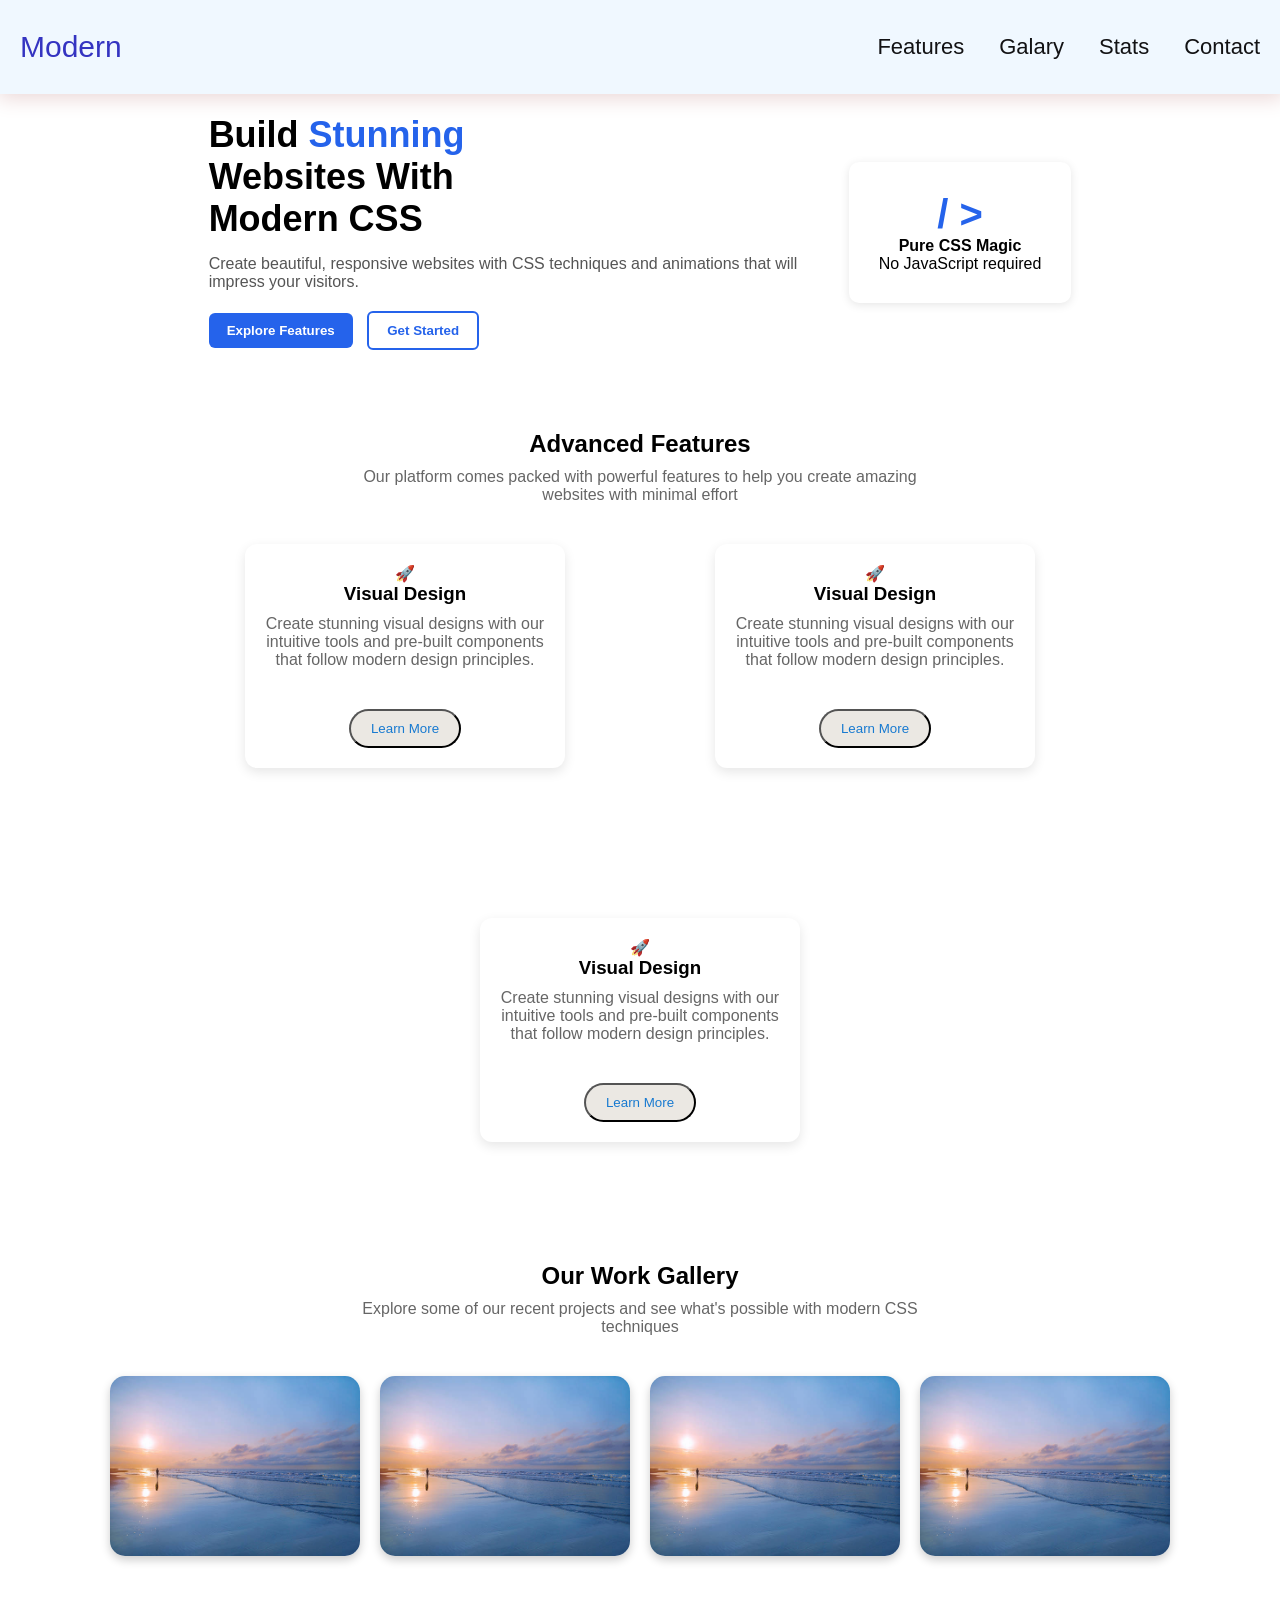
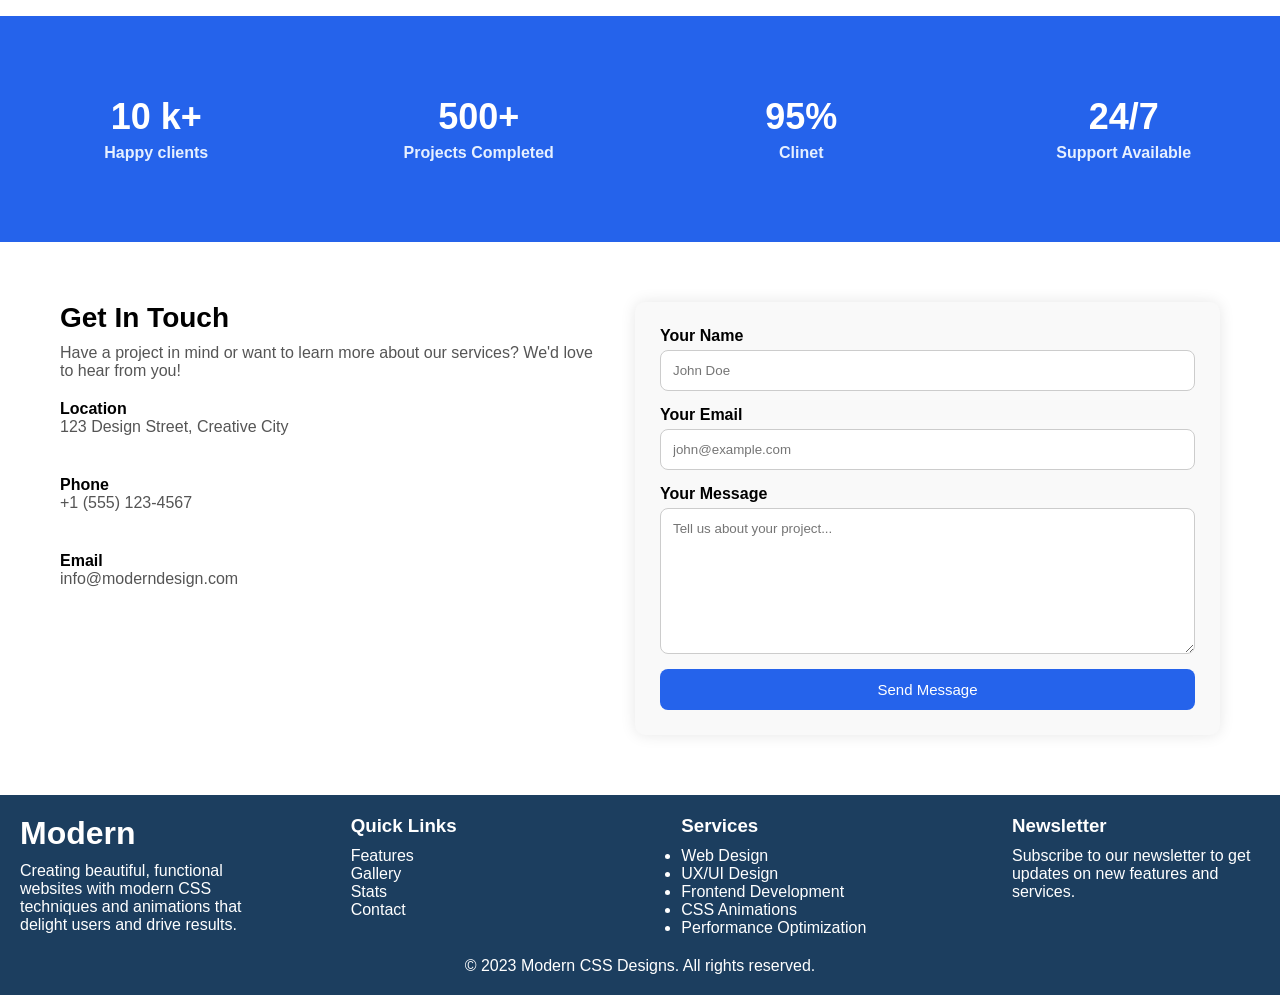
<file: Task7/index.html>
<!DOCTYPE html>
<html lang="en">
<head>
    <meta charset="UTF-8">
    <meta name="viewport" content="width=device-width, initial-scale=1.0">
    <title>Document</title>
    <link rel="stylesheet" href="style.css">
</head>
<body>
    <header>
        <span>Modern</span>
        <nav>
            <ul>
                <li><a href="#">Features</a></li>
                <li><a href="#">Galary</a></li>
                <li><a href="#">Stats</a></li>
                <li><a href="#">Contact</a></li>
            </ul>
        </nav>
    </header>
    <main>
    <section class="hero">
      <div class="hero-text">
        <h1>Build <span class="highlight">Stunning</span> <br> Websites With <br> Modern CSS</h1>
        <p>Create beautiful, responsive websites with CSS techniques and animations that will impress your visitors.</p>
        <button class="btn ex">Explore Features</button>
        <button class="btn get">Get Started</button>
      </div>
      <div class="hero-card">
        <h3> / ></h3>
        <p><b>Pure CSS Magic</b><br>No JavaScript required</p>
      </div>
    </section>
    <section class="features">
  <h2>Advanced Features</h2>
  <p>Our platform comes packed with powerful features to help you create amazing websites with minimal effort</p>

  <div class="features-container">
    <div class="feature-card">
      <div>🚀</div>
      <h3>Visual Design</h3>
      <p>Create stunning visual designs with our intuitive tools and pre-built components that follow modern design principles.</p>
      <button>Learn More</button>
    </div>
    <div class="feature-card">
      <div>🚀</div>
      <h3>Visual Design</h3>
      <p>Create stunning visual designs with our intuitive tools and pre-built components that follow modern design principles.</p>
      <button>Learn More</button>
    </div>
    <div class="feature-card">
      <div>🚀</div>
      <h3>Visual Design</h3>
      <p>Create stunning visual designs with our intuitive tools and pre-built components that follow modern design principles.</p>
      <button>Learn More</button>
    </div>
  </div>
</section>
<section class="gallery">
  <h2>Our Work Gallery</h2>
  <p>Explore some of our recent projects and see what's possible with modern CSS techniques </p>
  <div class="cards">
      <div class="card">
        <img src="img.jpg" alt="Card 1">
        <div class="cardtext">
          <h3>Mobile App</h3>
          <p>wbr;ooh'orn</p>
        </div>
      </div>
      <div class="card">
        <img src="img.jpg" alt="Card 2">
        <div class="cardtext">
          <h3>Mobile App</h3>
          <p>T'w;4oeihb'vw</p>
        </div>
      </div>

      <div class="card">
        <img src="img.jpg" alt="Card 3">
        <div class="cardtext">
          <h3>Mobile App</h3>
          <p>w;borinhj'</p>
        </div>
      </div>
      <div class="card">
        <img src="img.jpg" alt="Card 4">
        <div class="cardtext">
          <h3>Mobile App</h3>
          <p>/qlkern/eklt/bdin'owbk</p>
        </div>
      </div>
    </div>
</section>
<section class="stats-section">
  <div class="stats-container">
    <div class="stat-card">
      <div class="stat-number">10 k+</div>
      <p class="stat-text">Happy clients</p>
    </div>
    <div class="stat-card">
      <div class="stat-number">500+</div>
      <p class="stat-text">Projects Completed</p>
    </div>
    <div class="stat-card">
      <div class="stat-number">95%</div>
      <p class="stat-text">Clinet</p>
    </div>
    <div class="stat-card">
      <div class="stat-number">24/7</div>
      <p class="stat-text">Support Available</p>
    </div>
  </div>
</section>
<section class="contact">
  <div class="contact-container">
    <div class="contact-info">
      <h2>Get In Touch</h2>
      <p>Have a project in mind or want to learn more about our services? We'd love to hear from you!</p>
      <div class="info-item">
        <div>
          <h4>Location</h4>
          <p>123 Design Street, Creative City</p>
        </div>
      </div>
      <div class="info-item">
        <div>
          <h4>Phone</h4>
          <p>+1 (555) 123-4567</p>
        </div>
      </div>
      <div class="info-item">
        <div>
          <h4>Email</h4>
          <p>info@moderndesign.com</p>
        </div>
      </div>
    </div>

    <div class="contact-form">
      <form>
        <label>Your Name</label>
        <input type="text" placeholder="John Doe" />

        <label>Your Email</label>
        <input type="email" placeholder="john@example.com" />

        <label>Your Message</label>
        <textarea placeholder="Tell us about your project..."></textarea>

        <button type="submit">Send Message</button>
      </form>
    </div>
  </div>
</section>
</main>
<footer>
    <div class="footer-container">
        <div class="footer-logo">
            <h1>Modern</h1>
            <p>Creating beautiful, functional websites with modern CSS techniques and animations that delight users and drive results.</p>
        </div>
        <div class="quick-links">
            <h3>Quick Links</h3>
            <ul>
                <li><a href="#">Features</a></li>
                <li><a href="#">Gallery</a></li>
                <li><a href="#">Stats</a></li>
                <li><a href="#">Contact</a></li>
            </ul>
        </div>
        <div class="services">
            <h3>Services</h3>
            <ul>
                <li><a>Web Design</a></li>
                <li><a >UX/UI Design</a></li>
                <li><a>Frontend Development</a></li>
                <li><a>CSS Animations</a></li>
                <li><a>Performance Optimization</a></li>
            </ul>
        </div>
        <div class="newsletter">
            <h3>Newsletter</h3>
            <p>Subscribe to our newsletter to get updates on new features and services.</p>
        </div>
    </div>
    <div class="footer-bottom">
        <p>&copy; 2023 Modern CSS Designs. All rights reserved.</p>
    </div>
</footer>
</body>
</html>
</file>
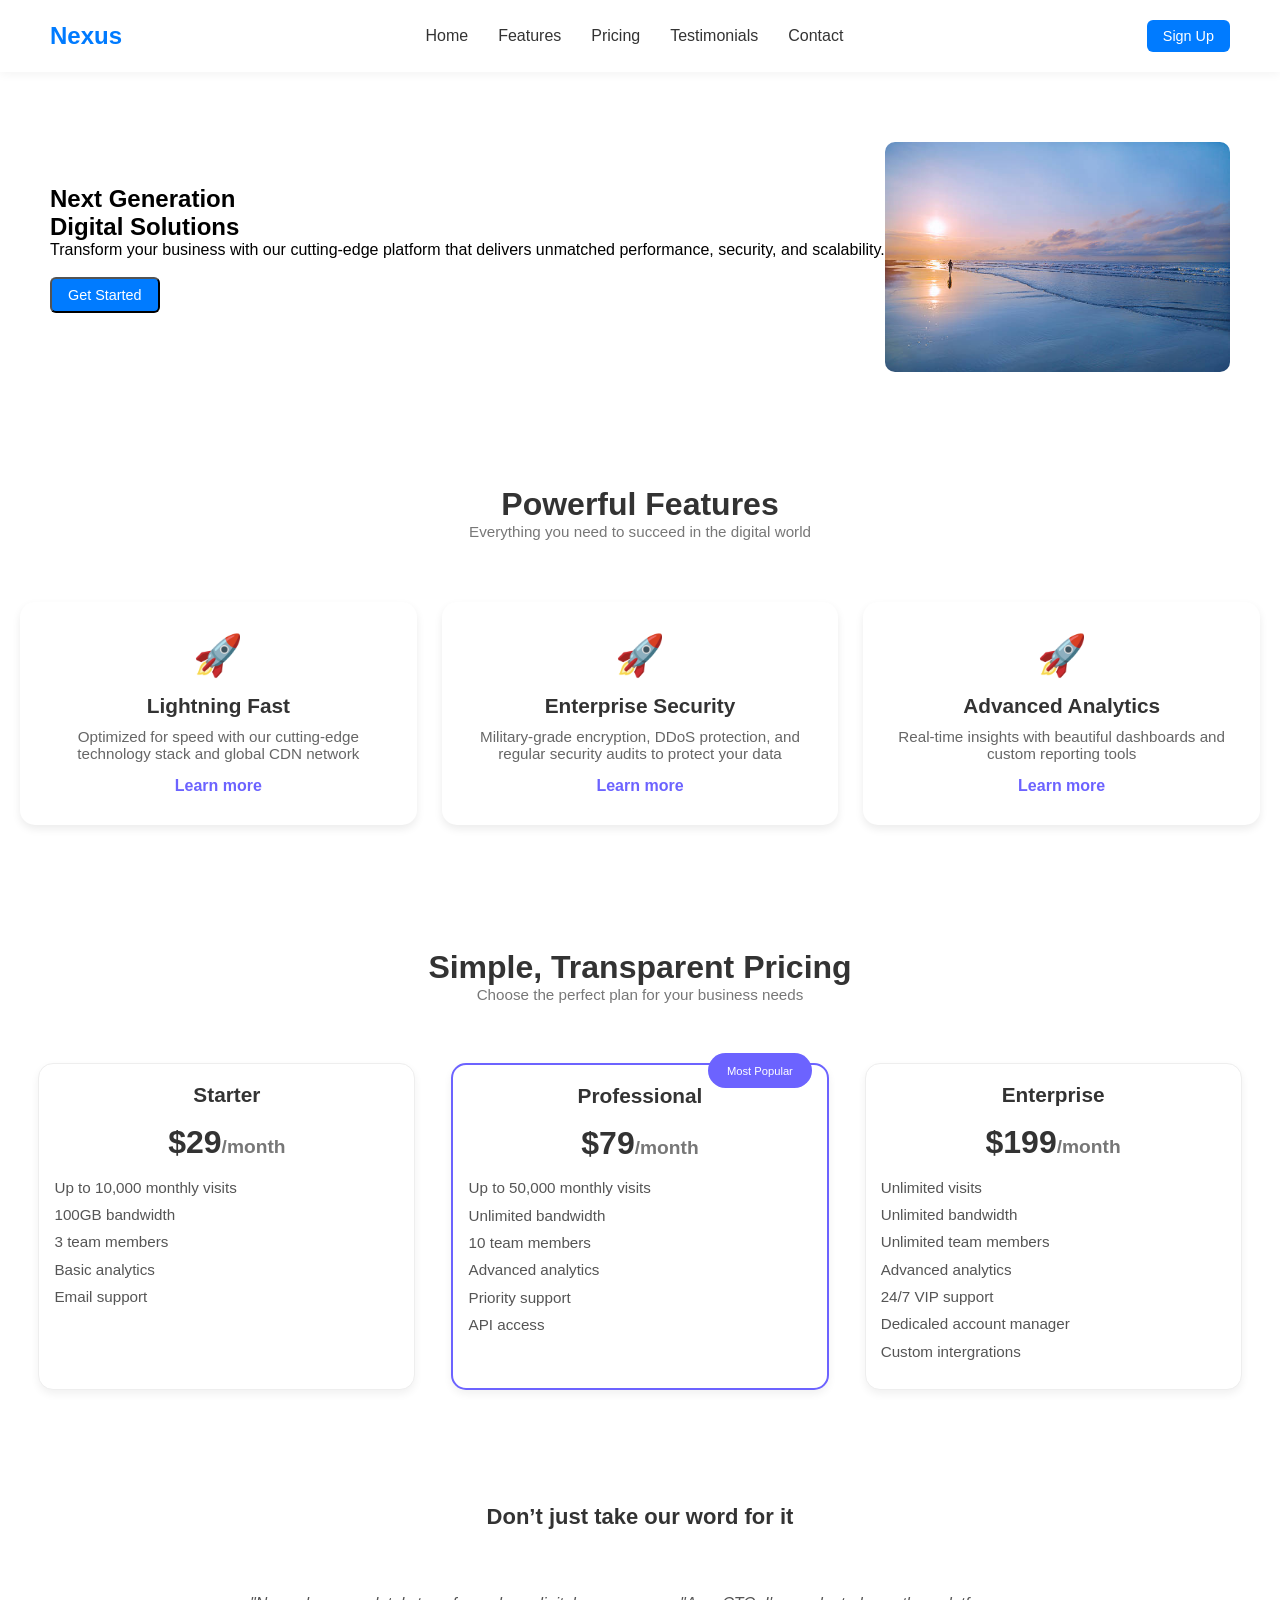
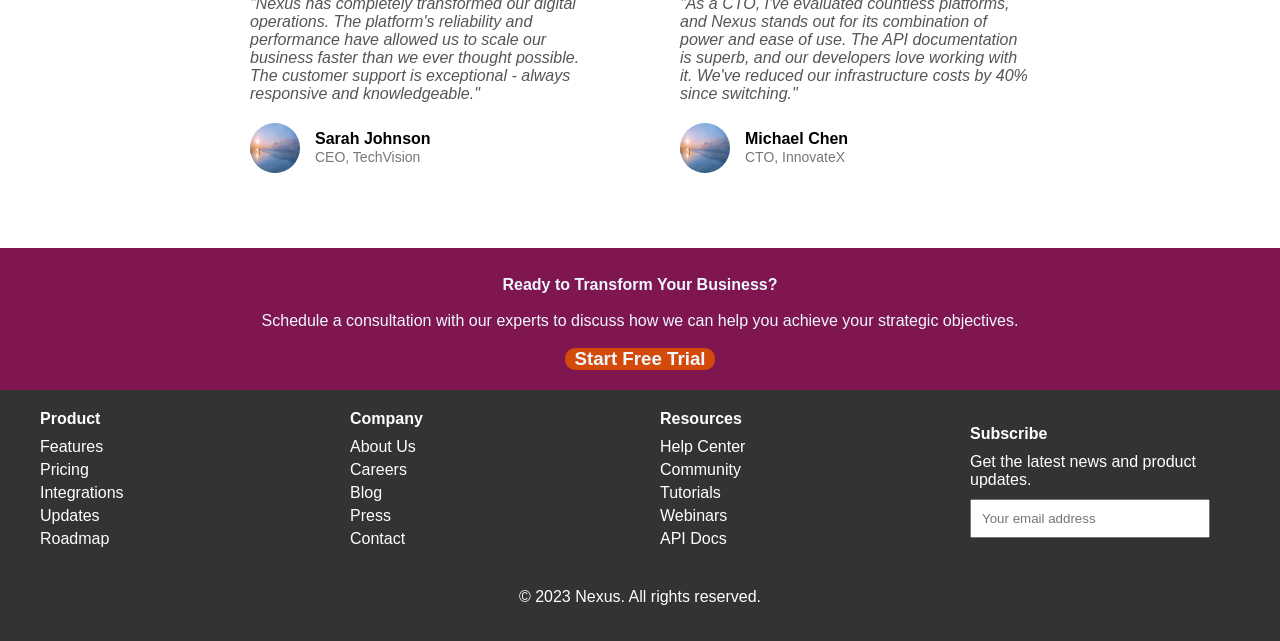
<file: task8/index.html>
<!DOCTYPE html>
<html lang="en">
<head>
  <meta charset="UTF-8">
  <title>Nexus</title>
  <link rel="stylesheet" href="style.css">
</head>
<body>
    <header class="header">
  <div class="logo">Nexus</div>
  <nav class="navbar">
    <ul>
      <li><a href="#">Home</a></li>
      <li><a href="#">Features</a></li>
      <li><a href="#">Pricing</a></li>
      <li><a href="#">Testimonials</a></li>
      <li><a href="#">Contact</a></li>
    </ul>
  </nav>
  <a href="#" class="btn sign-up">Sign Up</a>
</header>
  <main>
    <section class="hero">
    <div class="text">
      <h1>Next Generation <br><span>Digital Solutions</span></h1>
      <p>
        Transform your business with our cutting-edge platform that delivers unmatched 
        performance, security, and scalability.
      </p><br>
      <button class="get-started">Get Started</button>
    </div>
  
    <div class="image">
      <img src="img.jpg" alt="Dashboard">
    </div>
    </section>
    <section class="features">
  <h2 class="section-title">Powerful Features</h2>
  <p class="section-subtitle">Everything you need to succeed in the digital world</p>

  <div class="features-grid">
    <div class="feature-card">
      <div class="icon">🚀</div>
      <h3>Lightning Fast</h3>
      <p>Optimized for speed with our cutting-edge technology stack and global CDN network</p>
      <a href="#">Learn more </a>
    </div>

    <div class="feature-card">
      <div class="icon">🚀</div>
      <h3>Enterprise Security</h3>
      <p>Military-grade encryption, DDoS protection, and regular security audits to protect your data</p>
      <a href="#">Learn more </a>
    </div>

    <div class="feature-card">
      <div class="icon">🚀</div>
      <h3>Advanced Analytics</h3>
      <p>Real-time insights with beautiful dashboards and custom reporting tools</p>
      <a href="#">Learn more </a>
    </div>
  </div>
</section>
<section class="pricing">
  <h2 class="section-title">Simple, Transparent Pricing</h2>
  <p class="section-subtitle">Choose the perfect plan for your business needs</p>

  <div class="pricing-grid">
    <div class="pricing-card">
      <h3>Starter</h3>
      <p class="price">$29<span>/month</span></p>
      <ul>
        <li> Up to 10,000 monthly visits</li>
        <li> 100GB bandwidth</li>
        <li> 3 team members</li>
        <li> Basic analytics</li>
        <li> Email support</li>
      </ul>
    </div>

    <div class="pricing-card popular">
      <div class="badge">Most Popular</div>
      <h3>Professional</h3>
      <p class="price">$79<span>/month</span></p>
      <ul>
        <li>Up to 50,000 monthly visits</li>
        <li>Unlimited bandwidth</li>
        <li>10 team members</li>
        <li>Advanced analytics</li>
        <li>Priority support</li>
        <li>API access</li>
      </ul>
    </div>


    <div class="pricing-card">
      <h3>Enterprise</h3>
      <p class="price">$199<span>/month</span></p>
      <ul>
        <li>Unlimited visits</li>
        <li>Unlimited bandwidth</li>
        <li>Unlimited team members</li>
        <li>Advanced analytics</li>
        <li>24/7 VIP support</li>
        <li>Dedicaled account manager</li>
        <li>Custom intergrations</li>
      </ul>
    </div>
  </div>
</section>
<section class="testimonials">
  <h2>Don’t just take our word for it</h2>

  <div class="cards">
    <div class="card">
      <p>
        "Nexus has completely transformed our digital operations. 
        The platform's reliability and performance have allowed us 
        to scale our business faster than we ever thought possible. 
        The customer support is exceptional - always responsive and knowledgeable."
      </p>
      <div class="profile">
        <img src="img.jpg" alt="Sarah Johnson">
        <div>
          <h4>Sarah Johnson</h4>
          <span>CEO, TechVision</span>
        </div>
      </div>
    </div>

    <div class="card">
      <p>
        "As a CTO, I've evaluated countless platforms, and Nexus stands out for its 
        combination of power and ease of use. The API documentation is superb, and 
        our developers love working with it. We've reduced our infrastructure costs 
        by 40% since switching."
      </p>
      <div class="profile">
        <img src="img.jpg" alt="Michael Chen">
        <div>
          <h4>Michael Chen</h4>
          <span>CTO, InnovateX</span>
        </div>
      </div>
    </div>
  </div>
</section>
<section class="sec6"><br>
            <b>Ready to Transform Your Business?</b>
        <br>
        <br>
        <p>Schedule a consultation with our experts to discuss how we can help you achieve your strategic objectives.</p><br>
      <h3 class="start">Start Free Trial</h3></p>
</section>
  </main>
  <footer>
    <div class="footer-container">
        <div class="footer-section">
            <h4>Product</h4>
            <ul>
                <li><a href="#">Features</a></li>
                <li><a href="#">Pricing</a></li>
                <li><a href="#">Integrations</a></li>
                <li><a href="#">Updates</a></li>
                <li><a href="#">Roadmap</a></li>
            </ul>
        </div>
        <div class="footer-section">
            <h4>Company</h4>
            <ul>
                <li><a href="#">About Us</a></li>
                <li><a href="#">Careers</a></li>
                <li><a href="#">Blog</a></li>
                <li><a href="#">Press</a></li>
                <li><a href="#">Contact</a></li>
            </ul>
        </div>
        <div class="footer-section">
            <h4>Resources</h4>
            <ul>
                <li><a href="#">Help Center</a></li>
                <li><a href="#">Community</a></li>
                <li><a href="#">Tutorials</a></li>
                <li><a href="#">Webinars</a></li>
                <li><a href="#">API Docs</a></li>
            </ul>
        </div>
        <div class="footer-section subscribe">
            <h4>Subscribe</h4>
            <p>Get the latest news and product updates.</p>
            <input type="email" placeholder="Your email address">
        </div>
    </div>
    <div class="footer-bottom">
        <p>© 2023 Nexus. All rights reserved.</p>
    </div>
</footer>
</body>
</html>
</file>
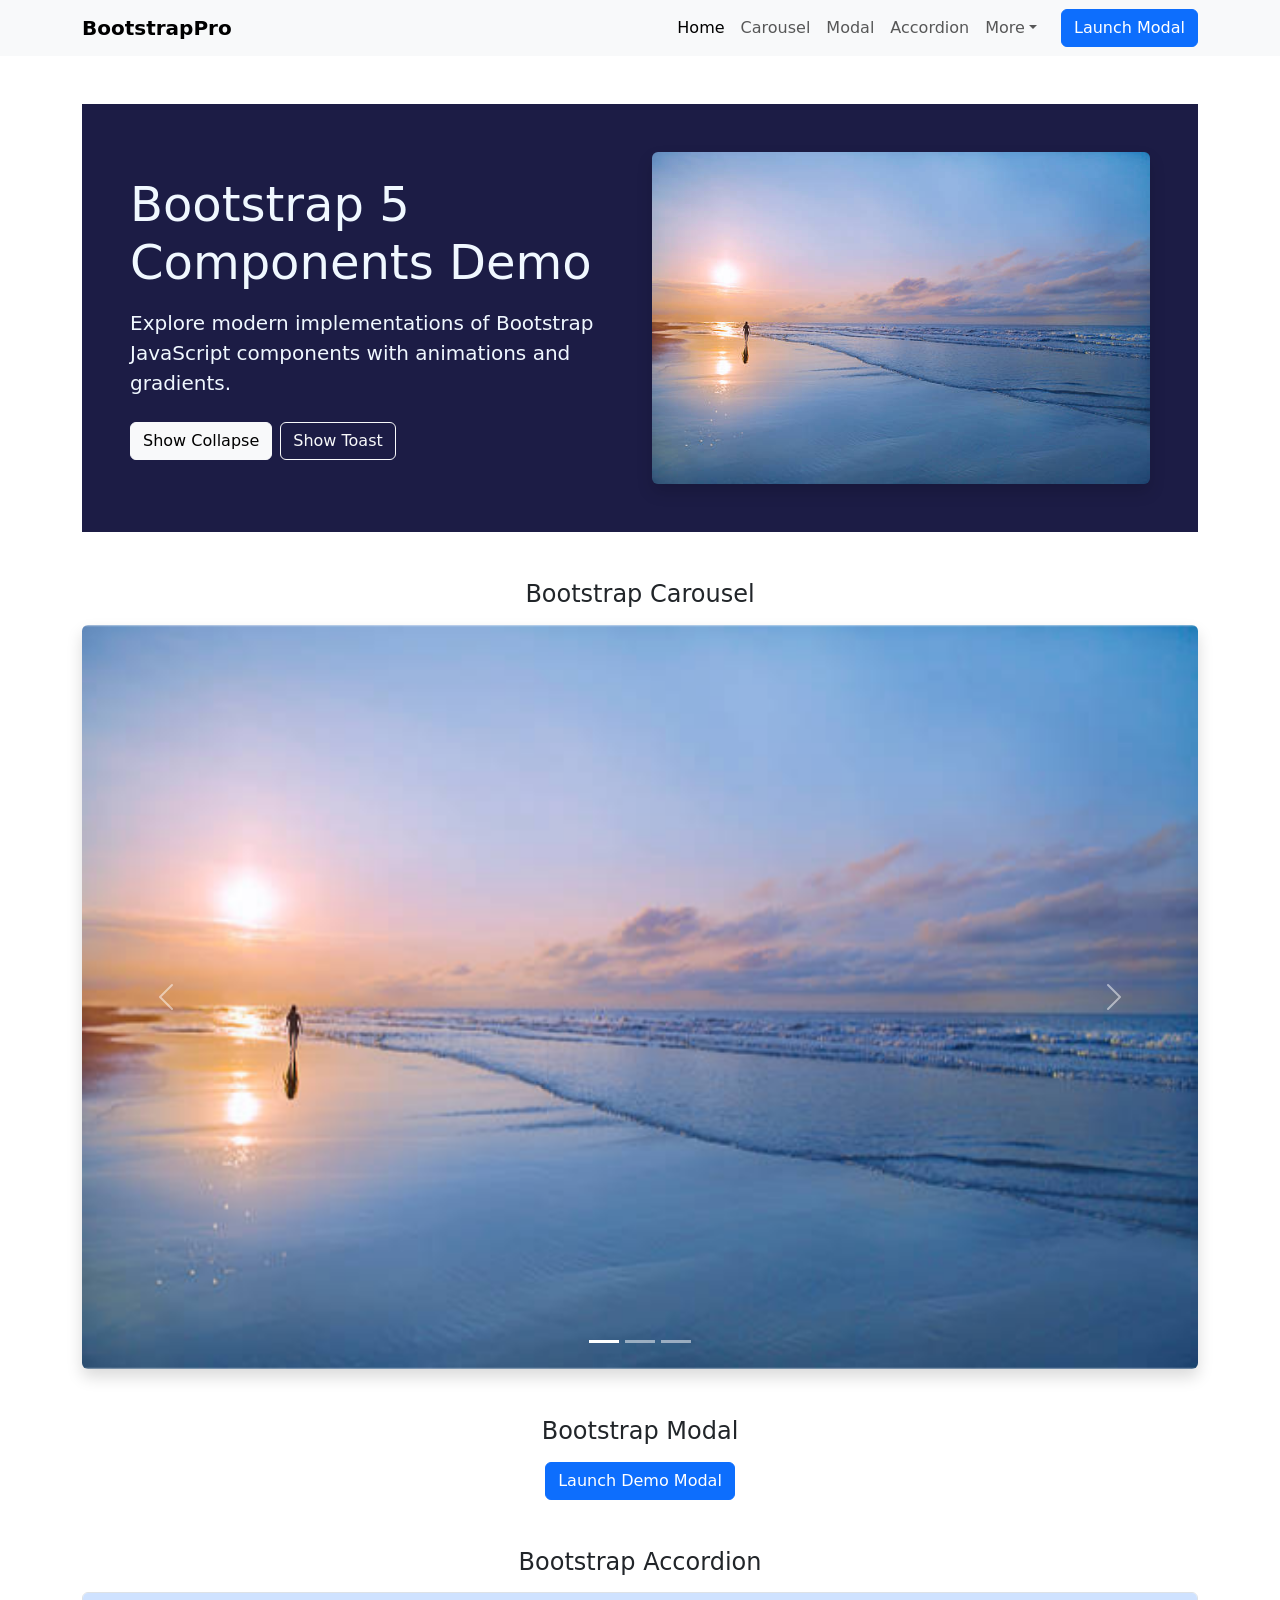
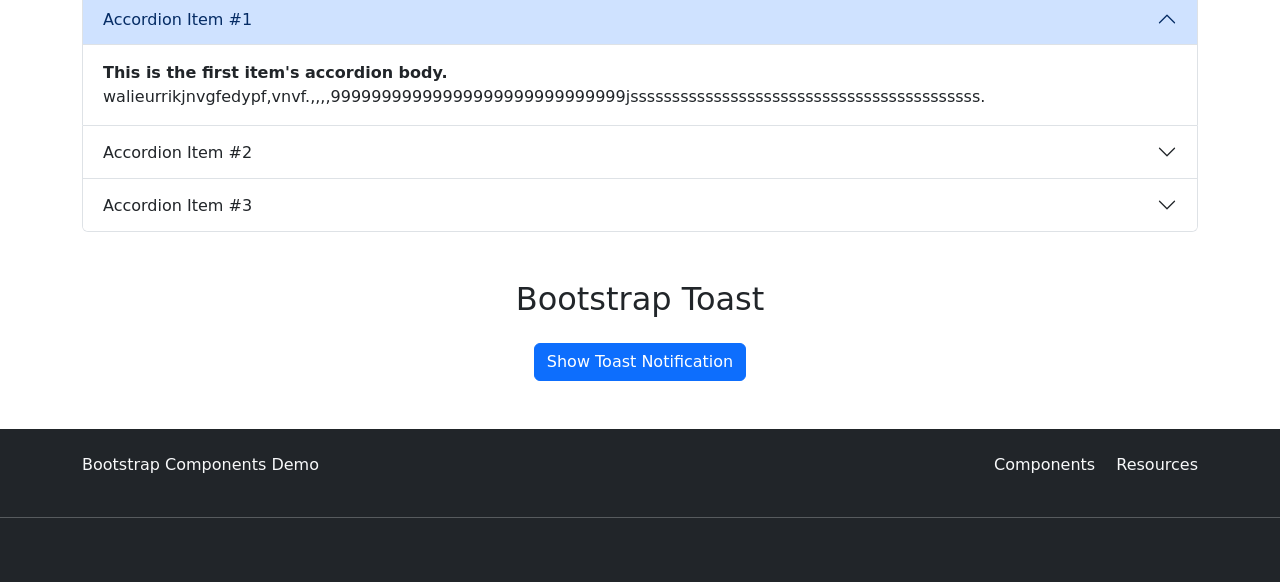
<file: task9/index.html>
<!doctype html>
<html lang="en">
<head>
  <meta charset="utf-8" />
  <meta name="viewport" content="width=device-width, initial-scale=1" />
  <title>bootstrap</title>
  <link rel="stylesheet" href="style.css">

  <link
    href="https://cdn.jsdelivr.net/npm/bootstrap@5.3.3/dist/css/bootstrap.min.css"
    rel="stylesheet"
    integrity="sha384-QWTKZyjpPEjISv5WaRU9OFeRpok6YctnYmDr5pNlyT2bRjXh0JMhjY6hW+ALEwIH"
    crossorigin="anonymous"
  />
</head>
<body>

  <nav class="navbar navbar-expand-lg bg-body-tertiary sticky-top">
    <div class="container">
      <a class="navbar-brand fw-bold" href="#">
        Bootstrap<span class="brand-dot">Pro</span>
      </a>

      <button class="navbar-toggler" type="button" data-bs-toggle="collapse" data-bs-target="#mainNav">
        <span class="navbar-toggler-icon"></span>
      </button>

      <div class="collapse navbar-collapse" id="mainNav">
        <ul class="navbar-nav ms-auto mb-2 mb-lg-0">
          <li class="nav-item"><a class="nav-link active" href="#">Home</a></li>
          <li class="nav-item"><a class="nav-link" href="#carousel">Carousel</a></li>
          <li class="nav-item"><a class="nav-link" href="#modal">Modal</a></li>
          <li class="nav-item"><a class="nav-link" href="#accordion">Accordion</a></li>
          <li class="nav-item dropdown">
            <a class="nav-link dropdown-toggle" role="button" data-bs-toggle="dropdown">More</a>
            <ul class="dropdown-menu dropdown-menu-end">
              <li><a class="dropdown-item" href="#collapseDemo"></a></li>
              <li><a class="dropdown-item" href="#toastDemo"></a></li>
            </ul>
          </li>
        </ul>
        <button class="btn btn-primary ms-lg-3" data-bs-toggle="modal" data-bs-target="#demoModal">
          Launch Modal
        </button>
      </div>
    </div>
  </nav>

  <section class="container my-4 my-lg-5">
    <div class="hero p-4 p-lg-5">
      <div class="row align-items-center g-4">
        <div class="col-lg-6">
          <h1 class="display-5 mb-3">Bootstrap 5<br/>Components Demo</h1>
          <p class="lead mb-4">
            Explore modern implementations of Bootstrap JavaScript components with animations and gradients.
          </p>
          <div class="d-flex gap-2">
            <a href="#collapseDemo" class="btn btn-light" data-bs-toggle="collapse" data-bs-target="#demoCollapse">
              Show Collapse
            </a>
            <button id="showToastBtn" class="btn btn-outline-light">
              Show Toast
            </button>
          </div>
        </div>
        <div class="col-lg-6 text-center">
          <img src="img.jpg"class="img-fluid rounded shadow" alt="Illustration"/>
        </div>
      </div>
    </div>
  </section>

  <section id="collapseDemo" class="container mb-5">
    <div class="collapse" id="demoCollapse">

    <div id="toastDemo" class="position-fixed bottom-0 end-0 p-3" style="z-index: 1080">
      <div id="liveToast" class="toast" role="alert" aria-live="assertive" aria-atomic="true">
        <div class="toast-header">
          <strong class="me-auto">Bootstrap Toast</strong>
          <small>Just now</small>
          <button type="button" class="btn-close ms-2 mb-1" data-bs-dismiss="toast" aria-label="Close"></button>
    </div>
  </section>

  <section id="carousel" class="container my-5">
    <h2 class="h4 text-center mb-3">Bootstrap Carousel</h2>
    <div id="mainCarousel" class="carousel slide" data-bs-ride="carousel">
      <div class="carousel-indicators">
        <button type="button" data-bs-target="#mainCarousel" data-bs-slide-to="0" class="active"></button>
        <button type="button" data-bs-target="#mainCarousel" data-bs-slide-to="1"></button>
        <button type="button" data-bs-target="#mainCarousel" data-bs-slide-to="2"></button>
      </div>
      <div class="carousel-inner rounded shadow">
        <div class="carousel-item active">
          <img src="img.jpg" class="d-block w-100" alt="slide 1">
          <div class="carousel-caption d-none d-md-block">
          </div>
        </div>
        <div class="carousel-item">
          <img src="img.jpg" class="d-block w-100" alt="slide 2">
          <div class="carousel-caption d-none d-md-block">>
          </div>
        </div>
        <div class="carousel-item">
          <img src="img.jpg" class="d-block w-100" alt="slide 3">
          <div class="carousel-caption d-none d-md-block">
          </div>
        </div>
      </div>
      <button class="carousel-control-prev" type="button" data-bs-target="#mainCarousel" data-bs-slide="prev">
        <span class="carousel-control-prev-icon"></span>
        <span class="visually-hidden">Previous</span>
      </button>
      <button class="carousel-control-next" type="button" data-bs-target="#mainCarousel" data-bs-slide="next">
        <span class="carousel-control-next-icon"></span>
        <span class="visually-hidden">Next</span>
      </button>
    </div>
  </section>

  <section id="modal" class="container my-5 text-center">
    <h2 class="h4 mb-3">Bootstrap Modal</h2>
    <button class="btn btn-primary" data-bs-toggle="modal" data-bs-target="#demoModal">
      Launch Demo Modal
    </button>
  </section>

  <div class="modal fade" id="demoModal" tabindex="-1" aria-hidden="true">
    <div class="modal-dialog modal-dialog-centered">
      <div class="modal-content">
        <div class="modal-header">
          <h1 class="modal-title fs-5"> Modal Title</h1>
          <button type="button" class="btn-close" data-bs-dismiss="modal" aria-label="Close"></button>
        </div>
        <div class="modal-body">
          This is a Bootstrap modal dialog. It's triggered by JavaScript and can contain any  content <br>Modals are built with HTML, CSS, and JavaScript. They're positioned over everything else in the document and remove scroll from the body so that modal content scrolls instead.
        </div>
        <div class="modal-footer">
          <button type="button" class="btn btn-secondary" data-bs-dismiss="modal">Close</button>
          <button type="button" class="btn btn-primary">Save changes</button>
        </div>
      </div>
    </div>
  </div>

  <section id="accordion" class="container my-5">
    <h2 class="h4 text-center mb-3">Bootstrap Accordion</h2>
    <div class="accordion" id="demoAccordion">
      <div class="accordion-item">
        <h2 class="accordion-header" id="headingOne">
          <button class="accordion-button" type="button" data-bs-toggle="collapse" data-bs-target="#collapseOne" aria-expanded="true">
            Accordion Item #1
          </button>
        </h2>
        <div id="collapseOne" class="accordion-collapse collapse show" data-bs-parent="#demoAccordion" aria-labelledby="headingOne">
          <div class="accordion-body">
            <strong>This is the first item's accordion body.</strong> walieurrikjnvgfedypf,vnvf.,,,,99999999999999999999999999999jssssssssssssssssssssssssssssssssssssssssss.
          </div>
        </div>
      </div>

      <div class="accordion-item">
        <h2 class="accordion-header" id="headingTwo">
          <button class="accordion-button collapsed" type="button" data-bs-toggle="collapse" data-bs-target="#collapseTwo">
            Accordion Item #2
          </button>
        </h2>

        
        <div id="collapseTwo" class="accordion-collapse collapse" data-bs-parent="#demoAccordion" aria-labelledby="headingTwo">
          <div class="accordion-body">
            <strong>This is the first item's accordion body.</strong> walieurrikjnvgfedypf,vnvf.,,,,99999999999999999999999999999jssssssssssssssssssssssssssssssssssssssssss.

          </div>
        </div>
      </div>

      <div class="accordion-item">
        <h2 class="accordion-header" id="headingThree">
          <button class="accordion-button collapsed" type="button" data-bs-toggle="collapse" data-bs-target="#collapseThree">
            Accordion Item #3
          </button>
        </h2>
        <div id="collapseThree" class="accordion-collapse collapse" data-bs-parent="#demoAccordion" aria-labelledby="headingThree">
          <div class="accordion-body">
            <strong>This is the first item's accordion body.</strong> walieurrikjnvgfedypf,vnvf.,,,,99999999999999999999999999999jssssssssssssssssssssssssssssssssssssssssss.
          </div>
        </div>
      </div>
    </div>
  </section>
  <section>
    <div class="container text-center my-5">
    <h2>Bootstrap Toast</h2>
    <button type="button" class="btn btn-primary mt-3" id="liveToastBtn">
      Show Toast Notification
    </button>
  </div>

  <div id="toastContainer" class="position-fixed bottom-0 end-0 p-3" style="z-index: 11"></div>

  <footer class="bg-dark text-light py-4 mt-5">
    <div class="container d-flex justify-content-between">
      <p class="mb-0">Bootstrap Components Demo</p>
      <div>
        <a href="#" class="text-light text-decoration-none me-3">Components</a>
        <a href="#" class="text-light text-decoration-none">Resources</a>
      </div>
    </div>
    <br>
    <hr>
    <br>
  </footer>
  </section>
 
  <script
    src="https://cdn.jsdelivr.net/npm/bootstrap@5.3.3/dist/js/bootstrap.bundle.min.js"
    integrity="sha384-YvpcrYf0tY3lHB60NNkmXc5s9fDVZLESaAA55NDzOxhy9GkcIdslK1eN7N6jIeHz"
    crossorigin="anonymous">
  </script>
<script>
    const toastBtn = document.getElementById('liveToastBtn');
    const toastContainer = document.getElementById('toastContainer');

    toastBtn.addEventListener('click', () => {
      const toastEl = document.createElement('div');
      toastEl.className = "toast text-bg-info border-0 mb-2";
      toastEl.role = "alert";
      toastEl.ariaLive = "assertive";
      toastEl.ariaAtomic = "true";

      toastEl.innerHTML = `
        <div class="d-flex">
          <div class="toast-body">
            🚀 This is a dynamically created toast
          </div>
          <button type="button" class="btn-close btn-close-white me-2 m-auto" data-bs-dismiss="toast"></button>
        </div>
      `;

      toastContainer.appendChild(toastEl);

      const toast = new bootstrap.Toast(toastEl);
      toast.show();
    });
  </script>
</body>
</html>
</file>
<file: task10/style.css>
.hero {
  background: linear-gradient(180deg, #0d6efd, #4aa3ff);
  color: #fff;
  border-bottom-left-radius: 1.75rem;
  border-bottom-right-radius: 1.75rem;
  padding: 50px 0 60px;
  margin-bottom: 20px;
}
.code-box {
  background-color: #1e1e2f;
  color: #fff;
  padding: 15px;
  border-radius: 8px;
  font-family: Arial, Helvetica, sans-serif;
  }
</file>
<file: task11/style.css>
* {
  font-family: Arial, sans-serif;
  background: #f5f5f5;
  margin: 0;
  padding: 0;
  text-align: center;
}

h1 {
  margin-top: 30px;
  color: #333;
}

p {
  color: #666;
  margin-bottom: 30px;
}

.section {
  background: #fff;
  width: 80%;
  max-width: 600px;
  margin: 20px auto;
  padding: 20px;
  border-radius: 10px;
  box-shadow: 0 2px 8px rgba(0,0,0,0.1);
}

.section h2 {
  margin-bottom: 20px;
  color: #333;
}

.buttons {
  display: flex;
  flex-wrap: wrap;
  justify-content: center;
  gap: 15px;
}

button {
  padding: 12px 20px;
  border: none;
  border-radius: 6px;
  color: white;
  font-weight: bold;
  cursor: pointer;
  transition: 0.3s;
}

button:hover {
  opacity: 0.8;
}

.view-tasks { 
    background: #7d3cff; 
}
.add-task { 
    background: #00aaff; 
}
.complete-task { 
    background: #ff9900; 
}
.delete-task { 
    background: #ff3333; 
}
.task-stats { 
    background: #222; 
}

.view-recipes { 
    background: #7d3cff; 
}
.add-recipe { 
    background: #28a745; 
}
.search-recipes { 
    background: #00aaff; 
}
.random-recipe { 
    background: #ff9900; 
}
</file>
<file: Task2/style.css>
*{
  margin: 0;
  padding: 0;
}
.ddd{
 background-color: #0000ff;
 padding: 10px;

}
.title{
  background-color: blue;
  color: aliceblue;
  text-align: center;
  height: 30px;
}
.m{
  font-style: italic;
}
.title2{
  text-align: left;
}
.word{
  color: red;
}
.p1{
  text-align: left;

}
.p2{
  text-align: left;
}

header{
  background-color: black;
  background-size: auto;
  color: rgb(210, 210, 204);
  text-align: center;
  padding: 5px;
  word-spacing: 15px;
}
header span{
  margin: 0 10px;
}
.title2{
  direction: ltr;
  color: rgb(96, 96, 185);
}
main{
  padding: 10px;
  background-color: rgb(191, 191, 133);
  display: inline-block;
}
main section{
  background-color: rgb(230, 226, 220);
  padding: 30px;
  text-align: center;
  font-size: 25px;
  border: 3px solid rgba(18, 18, 18, 0.756);
  vertical-align: top;
}
.sec1{
  width: 50%;
  border: 3px solid rgb(230, 226, 220);
  border-radius: 15px;
  display: inline-block;
  vertical-align: middle;


}
.sec2{
  width: 40%;
  background-color: black;
  color: aliceblue;
  text-align: center;
  vertical-align: middle;
  display: inline-block;
  writing-mode: vertical-rl;
  width: 30%;margin: 20PX;
  border: 3px solid rgb(19, 18, 18);
  padding: 20px;
  border-radius: 15px;
}
footer{
  background-color: rgba(120, 91, 55, 0.756);
  text-align: center;
  padding: 15px 0;
  color: beige;
}
</file>
<file: Task3/style.css>
*{
    margin: 0;
    padding: 0;
}
.title{
    text-transform: uppercase;
    padding: 15px;
    background-color: blueviolet;
    color: aliceblue;
    text-align: center;
    word-spacing: 5px;
    margin-top: 0px;
}
header{
    background-color: rgb(194, 82, 153);
    text-align: center;
    padding: 10px;
    word-spacing: 15px;
    text-transform: uppercase;
    color: aliceblue;
    margin-top: 0px;
}

header span{
    margin: 0;
    display: inline-block;padding: 10px 15px;
    display: inline-block;
    border-radius: 15px;
    background: rebeccapurple;
    display: inline-block;
}
.title2{
    text-align: left;
    text-decoration: dotted underline;
    
}
main{
    padding: 10px;
    background-color: rgb(248, 248, 244);
    border-radius: 20px;
    width: 90%;
}
main section{
    background-color: rgb(185, 194, 200);
    color: aliceblue;
    padding: 30px;
    text-align: center;
    vertical-align: top;
    border-radius: 15px;
}
table{
    width: 100%;
    margin: 20px 10px;
    font-size: 20px;
    text-transform: capitalize;
    border-collapse: collapse;
}
thead{
    background-color: rgb(161, 24, 122);
    color: aliceblue;
}
thead th{
    border: none;
}
.mmm{
    text-align: left;
    text-decoration: dotted underline;
}
.sec2{
    padding: 15;
    margin: 20px;
    width: 40%;
    height: 30%;
    display: inline-block;
}
.nnnn{
    text-align: left;
}
.sec3{
    display: inline-block;
    width: 30%;
   
}
.m2{
    padding: 10px;
    background-color: rgb(248, 248, 244);
    border-radius: 20px;
    width: 90%;
    display: inline-block;



}
.sec3 audio{
    width: 100%;


}
.card{
    display: inline-block;
    border-left: 2px solid blueviolet;
    width: 30%;
    height: 20%;
}
.info{
    text-align: left;
    text-decoration: dotted underline;
    color: blueviolet;
}
.our{
    color: blueviolet;
    text-align: left;
    width: 20%;
}
.tttt{
    display: inline-block;
    border-left: 2px solid blueviolet;
    width: 30%;
    height: 20%;

}
.tit{
    color: blueviolet;
    text-align: left;
    width: 20%;
}
.uuu{
    display: inline-block;
    border-left: 2px solid blueviolet;
    width: 20%;
    height: 20%;
}
.ppp{
    color: blueviolet;
    text-align: left;
    width: 20%;
}
footer{
    background-color: blueviolet;
    text-align: center;
    padding: 15px;
    color: aliceblue;
}
</file>
<file: Task4/style.css>
*{
    margin: 0;
    padding: 0;
}
img {
  width: 100%;
  border: 1px;
  border-radius: 10px;
}
header {
  padding: 20px;
  background-color: rgb(5, 19, 51);
  color: aliceblue;
  text-transform: uppercase;
}
header span {
  width: 50px;
  font-size: 20px;
}
header nav {
  display: inline-block;
  width: 90%;
  text-align: right;
}
header li {
  display: inline-block;
  padding: 0 10px;
  text-transform: uppercase;
  }
h3{
  background-color: rgb(195, 87, 87);
  border-radius: 10px ;
}
.sec1{
  background-color: rgb(58, 47, 47);
  color: aliceblue;
  text-align: center;
  padding-top: 10px;
}
.title{
  margin-top:10px ;
  text-align: center;
  color: rgb(176, 125, 58);
}
.sec2{
  background-color: antiquewhite;
  border-radius: 10px;
  padding: 20px;
}
.card1{
  display: inline-block;
  width: 30%;
  border-radius: 10px;
  border: 1px solid rgb(244, 242, 238) ;
  padding: 10px ;
}
.card2{
  display: inline-block;
  width: 30%;
  border-radius: 10px;
  border: 1px solid rgb(244, 242, 238) ;
  padding: 10px ;
}

.card3{
  display: inline-block;
  width: 30%;
  border-radius: 10px;
  border: 1px solid rgb(244, 242, 238) ;
  padding: 10px ;
}
.sec3{
  background-color: rgb(83, 83, 162);
  color: aliceblue;
  padding: 15px;
  margin-top: 10px;
  margin: 0px;
}
.name{
  background-color: rgb(169, 87, 87);
  width: 20%;
  border-radius: 10px;
  padding: 10px;
}
.blue{ 
  display: inline-block;
  width: 45%;
  vertical-align: top;
}
.tit{
  color: rgb(176, 125, 58);
}
.num{
  vertical-align: top;
  color: rgb(176, 125, 58);
}
.yellow{
  display: inline-block;
  width: 45%;
  vertical-align: top;
  text-transform: uppercase;
}
.orang{
  background-color: brown;
  color: aliceblue;
}
.black{
  background-color: rgb(66, 66, 156);
  color: aliceblue;

}
table{
  width: 90%;
  margin: 20px 10px;
  text-transform: capitalize;
  border-radius: 15px;
  border-collapse: collapse;
  border: 2px solid rgb(243, 241, 241);
}
th, td{
  border: none;
  padding: 10px;
}
.tab{
  color: rgb(78, 69, 69);
  margin: 10px;
  text-transform: capitalize;
}
h5{
  color: rgb(82, 82, 154);
}
.gray{
  color: rgb(90, 90, 95);
}
.sec5{
  margin: 20px;
  width: 100%;
  padding: 40px;

}
.men{
  text-align: center;
  text-transform: capitalize;
  color: rgb(176, 125, 58);
  margin: 10px;
}
.end{
  vertical-align: top;
  display: inline-block;
  width: 45%;
}
.form{
  display: inline-block;
  vertical-align: bottom;
  border: 2px solid rgb(243, 238, 238);
  border-radius: 15px;
  padding: 30px;
  width: 40%;
  margin-right: 20px;
}
.from input, textarea, label{
  margin-bottom: 10px;
  display: block;
}

.nour{
  color: rebeccapurple;
  text-transform: capitalize;
}
h4{
  color: aliceblue;
  background-color: rgb(195, 87, 87);
  padding: 10px;
  border-radius: 10px;
  margin: 50px;
  text-align: center;
}
h6{
    color: rgb(145, 105, 46);
    text-transform: capitalize;
}
.footer{
    background-color: rgb(76, 76, 127);
    color: aliceblue;
    padding: 20px;
    text-align: center;
}
.clo{
    display: inline-block;
    width: 20%;
    margin: 0 10px;
    vertical-align: top;
    text-transform: capitalize;
}
.bold{
    color: aliceblue;
  background-color: rgb(195, 87, 87);
  padding: 10px;
  border-radius: 10px;
  margin: 50px;
  text-align: center;
}
</file>
<file: Task6/style.css>
*{
  margin: 0;
  padding: 0;
}
img{
    width: 100%;
}
header{
    background-color: aliceblue;
    display: flex;
    justify-content: space-between;
    padding: 5px 20px;
    align-items: center;
    box-shadow: 1px 1px 20px 3px rgb(234, 214, 214);
}
header span{
    font-size: 30px;
}

header nav ul{
    display: flex;
    justify-content: space-between;
    align-items: center;
    list-style: none;
    column-gap: 15px;
}
header a{
    color: rgb(18, 18, 20);
    text-decoration: none;
    font-size: 22px;
    position: relative;
}
header a::after{
  content: "";
  position: absolute;
  width: 0;
  height: 2px;
  background-color: rgb(222, 222, 23);
  left: 0;
  bottom: -5px;
  transition: all 0.3s;
}
header a:hover::after{
    width: 100%;
}
header a:hover{
    color: blue;
}
button{
  background-color: #e69500;
  color: aliceblue;
  padding: 10px 20px;
  border-radius: 20px;
  transition: 0.5s;
}
button:hover{
  background-color: rgb(188, 59, 20);
}
.sec1{
    background-color: rgb(5, 5, 56);
    color: aliceblue;
    display: flex;
    justify-content: space-between;
    padding: 5px 20px;
    align-items: center;
}
.sec2{
    padding: 60px 20px;
    background-color: rgb(255, 255, 255);
    text-align: center;
}
.Sec2 h1 {
  font-size: 50px;
  position: relative;
  padding-bottom: 5px;
}
.Sec2 h1::after {
  content: "";
  position: absolute;
  bottom: 0;
  left: 2px;
  width: 120px;
  height: 7px;
  background: orange;
  transition: 0.5s;
}
.Sec2 h1:hover::after {
  width: 150px;
}
.Sec2 >p {
  text-align: center;
  padding: 20px 0;
  font-size: 22px;
}
.cards{
  display: flex;
  flex-wrap: wrap;
  justify-content: space-between;
  gap: 10px;
  position: relative;
  transition: 0.4s;
}
.cards div::before{
  content:"" ;
  position: absolute;
  width: 100%;
  height: 0;
  top: 0;
  left: 0;
  transition: 0.4s;
  background-color: #e69500;
}
.cards div:hover::before{
  height: 5px;
}
.cards div{
  width: 300px;
  background-color: #f2f3ef;
  padding: 20px;
  position: relative;
  border-radius: 10px;
}
.cards div span{
  font-size: 30px;
}
.cards div h2{
  padding: 15px 0
}
.sec3{
  background-color: rgb(245, 245, 247);
    color: rgb(16, 16, 16);
    display: flex;
    justify-content: space-between;
    padding: 5px 20px;
    align-items: center;
}
.sec4{
  background-color: rgb(245, 245, 247);
    color: rgb(16, 16, 16);
    display: flex;
    justify-content: space-between;
    padding: 5px 20px;
    align-items: center;
}
.team {
  text-align: center;
  padding: 60px 20px;
  background: #fff;
}

.team h1 {
  font-size: 40px;
  margin-bottom: 10px;
  position: relative;
  display: inline-block;
  padding-bottom: 10px;
}

.team h1::after {
  content: "";
  position: absolute;
  width: 80px;
  height: 3px;
  background: goldenrod;
  bottom: 0;
  left: 50%;
  transition: 0.3s;
}

.team p {
  font-size: 18px;
  color: #666;
  margin-bottom: 40px;
}

.team-members {
  display: flex;
  justify-content: center;
  gap: 40px;
  flex-wrap: wrap;
}
.member {
  max-width: 220px;
}

.member img {
  width: 150px;
  height: 150px;
  border-radius: 50%;
  margin-bottom: 15px;
}

.member h2 {
  font-size: 20px;
  margin: 5px 0;
  font-weight: bold;
}

.member h3 {
  font-size: 16px;
  color: goldenrod;
  margin: 5px 0;
}

.member p {
  font-size: 14px;
  color: #555;
}
.mmm {
  text-align: center;
  padding: 60px 20px;
  background: #f9f9f9;
}

.mmm h1 {
  font-size: 36px;
  margin-bottom: 10px;
  position: relative;
  display: inline-block;
  padding-bottom: 10px;
}

.mmm h1::after {
  content: "";
  position: absolute;
  width: 100px;
  height: 3px;
  background: goldenrod;
  bottom: 0;
  left: 50%;
}

.mmm > p {
  font-size: 15px;
  color: #666;
  margin-bottom: 40px;
}

.mmm-cards {
  display: flex;
  justify-content: center;
  gap: 20px;
  overflow-x: auto;
}
.card {
  background: #fff;
  border-radius: 10px;
  padding: 25px;
  box-shadow: 0 2px 10px rgba(0,0,0,0.1);
  text-align: left;
  display: flex;
  justify-content: space-between;
  width: 400px;
  flex-shrink: 0;
  text-align: left;
}

.card p {
  font-size: 15px;
  color: #444;
  margin-bottom: 20px;
}

.client {
  display: flex;
  align-items: center;
  gap: 10px;
}

.client img {
  width: 50px;
  height: 50px;
  border-radius: 50%;
}

.client h3 {
  font-size: 16px;
  font-weight: bold;
  margin: 0;
}

.client span {
  font-size: 14px;
  color: #666;
}
.sec6{
  padding-top: 50px;
  background-color: rgb(28, 29, 57);
  color: aliceblue;
  text-align: center;
  padding-top: 10px;
  padding-bottom: 20px;
}
.us{
  background-color: rgb(212, 196, 10);
  width: 150px;
  border-radius: 10px;
  display: inline-block;
}
.us:hover{
  background-color: brown;
}
.footer{
  background-color: rgb(76, 76, 127);
  color: aliceblue;
  padding: 20px;
  text-align: center;
}
.clo{
  display: inline-block;
  width: 20%;
  margin: 0 10px;
  vertical-align: top;
  text-transform: capitalize;
}
</file>
<file: Task7/style.css>
*{
    margin: 0;
    padding: 0;
    font-family:'Trebuchet MS', 'Lucida Sans Unicode', 'Lucida Grande', 'Lucida Sans', Arial, sans-serif
}
header{
    background-color: aliceblue;
    display: flex;
    justify-content: space-between;
    padding: 30px 20px;
    align-items: center;
    box-shadow: 1px 1px 20px 3px rgb(234, 214, 214);
}
header span{
    font-size: 30px;
    color: rgb(52, 52, 193);
}

header nav ul{
    display: flex;
    justify-content: space-between;
    align-items: center;
    list-style: none;
    column-gap: 15px;
}
nav a{
    margin-left: 20px;
    transition: 0.3;
}
nav a:hover{
    color: #2563eb;
}
header a{
    color: rgb(18, 18, 20);
    text-decoration: none;
    font-size: 22px;
    position: relative;
}
header a::after{
  content: "";
  position: absolute;
  width: 0;
  height: 2px;
  background-color: rgb(222, 222, 23);
  left: 0;
  bottom: -5px;
  transition: 0.3s;
}
header a:hover::after{
    width: 100%;
}
.hero {
  display: flex;
  justify-content: center;
  align-items: center;
  gap: 40px;
  padding: 20px 40px;
}
.hero-text {
  max-width: 50%;
}
.hero-text h1 {
  font-size: 36px;
  margin-bottom: 15px;
}
.hero-text .highlight {
  color: #2563eb;
}
.hero-text p {
  margin-bottom: 20px;
  color: #555;
}
.btn {
  padding: 10px 18px;
  border: none;
  border-radius: 6px;
  margin-right: 10px;
  font-weight: bold;
}
.btn.ex {
  background: #2563eb;
  color: #fff;
}
.btn.get {
  background: #fff;
  border: 2px solid #2563eb;
  color: #2563eb;
}
.btn:hover{
    transform: translateY(-5px);
}

.hero-card {
  background: #fff;
  padding: 30px;
  border-radius: 10px;
  text-align: center;
  box-shadow: 0 2px 10px rgba(0,0,0,0.1);
}
.hero-card:hover{
  transform: translateY(-5px);
}
.hero-card h3 {
  font-size: 40px;
  color: #2563eb;
  margin: 0;
}
.features {
  text-align: center;
  padding: 60px 20px;
}
.features h2 {
  font-weight: bold;
  margin-bottom: 10px;
}
.features p {
  color: #666;
  max-width: 600px;
  margin: 0 auto 40px;
}
.features-container {
  display: flex;
  justify-content: center;
  gap: 150px;
  flex-wrap: wrap;
}
.feature-card {
  background: #fff;
  border-radius: 12px;
  box-shadow: 0 4px 12px rgba(0,0,0,0.1);
  padding: 20px;
  width: 280px;
  text-align: center;
  transition: transform 0.3s ;
}

.feature-card:hover {
  transform: translateY(-8px);
  box-shadow: 0 6px 20px rgba(0,0,0,0.15);
}
.feature-card button{
  background-color: #ebe8e3;
  color: rgb(24, 122, 208);
  padding: 10px 20px;
  border-radius: 20px;
  transition: 0.5s;
}
.feature-card button:hover{
  background-color: rgb(188, 59, 20);
}
.gallery {
  text-align: center;
  padding: 60px 20px;
}
.gallery h2 {
  font-weight: bold;
  margin-bottom: 10px;
}
.gallery p {
  color: #666;
  max-width: 600px;
  margin: 0 auto 40px;
}

.cards {
  display: flex;
  justify-content: center;
  gap: 20px;
  flex-wrap: wrap;
}
.card {
  position: relative;
  width: 250px;
  height: 180px;
  overflow: hidden;
  border-radius: 15px;
  box-shadow: 0 4px 10px rgba(0,0,0,0.2);
}
.card p{
  color: #ebe8e3;
}

.card img {
  width: 100%;
  height: 100%;
  transition: 0.5s;
}
.cardtext{
  position: absolute;
  bottom: 10px;
  left: 10px;
  color: #f9fafb;
  opacity: 0;
  transition: 0.5;
}
.cardtext:hover{
  opacity: 1;
}

.card:hover img {
  transform: scale(1.1);
}
.stats-section {
  background: #2563eb;
  padding: 60px 20px;
}
.stats-container {
  display: flex;
  justify-content: space-between;
  align-items: center;
  gap: 50px;
  flex-wrap: wrap; 
  text-align: center;
}

.stat-card {
  flex: 1;
  text-align: center;
  padding: 20px 15px;
}

.stat-number {
  font-size: 36px;
  font-weight: 800;
  color: #fff;
  margin-bottom: 6px;
}
.stat-text {
  margin: 0;
  color: #e6f0ff;
  font-weight: 600;
  font-size: 16px;
}
.contact {
  padding: 60px;
  background: #fff;
  font-family: Arial, sans-serif;
}

.contact-container {
  display: flex;
  justify-content: space-between;
  gap: 40px;
}

.contact-info {
  flex: 1;
}

.contact-info h2 {
  font-size: 28px;
  margin-bottom: 10px;
}

.contact-info p {
  color: #555;
  margin-bottom: 20px;
}

.info-item {
  display: flex;
  align-items: center;
  margin-bottom: 20px;
}

.info-item .icon {
  font-size: 28px;
  margin-right: 15px;
  background: linear-gradient(135deg, #a020f0, #ff0066);
  color: #fff;
  padding: 12px;
  border-radius: 12px;
}

.contact-form {
  flex: 1;
  background: #f9f9f9;
  padding: 25px;
  border-radius: 10px;
  box-shadow: 0 0 15px rgba(0,0,0,0.1);
}

.contact-form form {
  display: flex;
  flex-direction: column;
}

.contact-form label {
  margin-bottom: 5px;
  font-weight: bold;
}

.contact-form input,
.contact-form textarea {
  margin-bottom: 15px;
  padding: 12px;
  border: 1px solid #ccc;
  border-radius: 8px;
}

.contact-form textarea {
  height: 120px;
}

.contact-form button {
  background: #2563eb;
  color: #fff;
  padding: 12px;
  border: none;
  border-radius: 8px;
  font-size: 15px;
  transition:  0.3s;
}

.contact-form button:hover {
  transform: translateY(-5px);
}

footer {
  background-color: #1c3e5f;
  color: white;
  padding: 20px 0;
}

.footer-container {
  display: flex;
  justify-content: space-between;
  margin: 0 auto;
  padding: 0 20px;
}

.footer-logo,
.quick-links,
.services,
.newsletter {
  width: 20%;
}

h1, h3 {
  margin-bottom: 10px;
}

.quick-links ul {
  list-style-type: none;
  padding: 0;
}

.quick-links li a {
  color: white;
  text-decoration: none;
}
.quick-links li a:hover {
  text-decoration: none;
}
.footer-bottom{
  text-align: center;
  margin-top: 20px;
}
</file>
<file: task8/style.css>
* {
  margin: 0;
  padding: 0;
  font-family: Arial, Helvetica, sans-serif;
}

.header {
  display: flex;
  justify-content: space-between;
  align-items: center;
  padding: 20px 50px;
  background: #fff;
  position: sticky;
  top: 0;
  z-index: 1000;
  box-shadow: 0 2px 10px rgba(0,0,0,0.05);
}

.logo {
  font-size: 1.5rem;
  font-weight: bold;
  color: #007bff;
}

.navbar ul {
  display: flex;
  list-style: none;
}

.navbar ul li {
  margin: 0 15px;
}

.navbar ul li a {
  text-decoration: none;
  color: #333;
  font-weight: 500;
  transition: color 0.3s;
}

.navbar ul li a:hover {
  color: #007bff;
}

.sign-up {
  padding: 8px 16px;
  background: #007bff;
  color: #fff;
  border-radius: 6px;
  font-size: 0.9rem;
  text-decoration: none;
  transition: 0.3s;
}

.sign-up:hover {
  background: #0056b3;
}

@keyframes chnagBG {
  0% {
    opacity: 0;
    transform: translateY(50px);
  }
  100% {
    opacity: 1;
    transform: translateY(0);
  }
}

@keyframes rotateImage {
  0% { transform: rotate(0deg); }
  50% { transform: rotate(3deg); }
  100% { transform: rotate(0deg); }
}
.hero {
  display: flex;
  align-items: center;
  justify-content: space-between;
  padding: 50px;
  flex-wrap: wrap;
  color: #000; 
  background: #fff; 
}

.text {
  opacity: 0;
  animation: chnagBG 1s forwards;
  animation-delay: 1s;
}

.image {
  flex: 1;
  text-align: center;
  margin-top: 20px;
  opacity: 0;
  animation: chnagBG 1s forwards;
  animation-delay: 1.5s;
}

.image img {
  width: 400px;
  max-width: 100%;
  border-radius: 10px;
  animation: rotateImage 4s ;
  animation-delay: 2.5s;
}

@media (max-width: 768px) {
  .hero {
    flex-direction: column;
    text-align: center;
    padding: 30px 20px;
  }

  .text {
    max-width: 100%;
    margin-bottom: 20px;
  }

  .image img {
    width: 90%;
  }
}
.get-started {
  padding: 8px 16px;
  background: #007bff;
  color: #fff;
  border-radius: 6px;
  font-size: 0.9rem;
  text-decoration: none;
  transition: 0.3s;
}

.get-started:hover {
  background: #0056b3;
}
.features {
  text-align: center;
  padding: 60px 20px;
  background: #fff;
}

.section-title {
  font-size: 2rem;
  font-weight: bold;
  color: #333;
}

.section-subtitle {
  color: #777;
  margin-bottom: 40px;
}

.features-grid {
  display: grid;
  grid-template-columns: repeat(auto-fit, minmax(250px, 1fr));
  gap: 25px;
}

.feature-card {
  background: #fff;
  padding: 30px 20px;
  border-radius: 15px;
  box-shadow: 0 4px 8px rgba(0,0,0,0.08);
  transition: transform 0.3s , box-shadow 0.3s;
}

.feature-card:hover {
  transform: translateY(-10px);
  box-shadow: 0 8px 16px rgba(0,0,0,0.15);
}

.feature-card .icon {
  font-size: 40px;
  margin-bottom: 15px;
}

.feature-card h3 {
  font-size: 1.3rem;
  margin-bottom: 10px;
  color: #333;
}

.feature-card p {
  font-size: 0.95rem;
  color: #666;
  margin-bottom: 15px;
}

.feature-card a {
  color: #6c63ff;
  font-weight: bold;
  text-decoration: none;
}

.feature-card a:hover {
  text-decoration: underline;
}

@media (max-width: 768px) {
  .section-title {
    font-size: 1.5rem;
  }

  .section-subtitle {
    font-size: 100%;
  }

  .feature-card {
    padding: 250px 150px;
  }

  .feature-card h3 {
    font-size: 100%;
  }

  .feature-card p {
    font-size: 90;
  }
}

.pricing {
  text-align: center;
  padding: 5% 3%;
  background: #fff;
}

.section-title {
  font-size: 200%;
  font-weight: bold;
  color: #333;
}

.section-subtitle {
  font-size: 95%;
  color: #777;
  margin-bottom: 5%;
}

.pricing-grid {
  display: grid;
  grid-template-columns: repeat(auto-fit, minmax(250px, 1fr));
  gap: 3%;
}
.pricing-card {
  background: #fff;
  padding: 5% 4%;
  border-radius: 15px;
  border: 1px solid #eee;
  box-shadow: 0 4px 8px rgba(0,0,0,0.06);
  transition: transform 0.3s ease, box-shadow 0.3s ease;
}

.pricing-card:hover {
  transform: translateY(-5%);
  box-shadow: 0 8px 16px rgba(0,0,0,0.15);
}

.pricing-card h3 {
  font-size: 130%;
  margin-bottom: 5%;
  color: #333;
}

.price {
  font-size: 200%;
  font-weight: bold;
  color: #333;
  margin-bottom: 5%;
}

.price span {
  font-size: 60%;
  color: #777;
}

.pricing-card ul {
  list-style: none;
  padding: 0;
  margin: 0;
  text-align: left;
}

.pricing-card ul li {
  font-size: 95%;
  color: #555;
  margin: 3% 0;
}

.popular {
  border: 2px solid #6c63ff;
  position: relative;
}

.badge {
  position: absolute;
  top: -12px;
  right: 15px;
  background: #6c63ff;
  color: #fff;
  padding: 3% 5%;
  font-size: 70%;
  border-radius: 20px;
}

@media (max-width: 768px) {
  .section-title {
    font-size: 150%;
  }
  .section-subtitle {
    font-size: 85%;
  }
  .pricing-card {
    padding: 7% 5%;
  }
  .pricing-card h3 {
    font-size: 120%;
  }
  .price {
    font-size: 170%;
  }
  .pricing-card ul li {
    font-size: 90%;
  }
}

.testimonials {
  text-align: center;
  padding: 50px 20px;
}

.testimonials h2 {
  color: #333;
  font-size: 22px;
  margin-bottom: 40px;
}

.cards {
  display: flex;
  justify-content: center;
  gap: 30px;
  flex-wrap: wrap;
}

.card {
  width: 350px;
  background: #fff;
  border-radius: 12px;
  padding: 25px;
  text-align: left;
  position: relative;
}

.card p {
  font-style: italic;
  color: #555;
  margin-bottom: 20px;
}

.profile {
  display: flex;
  align-items: center;
  gap: 15px;
}

.profile img {
  width: 50px;
  height: 50px;
  border-radius: 50%;
}

.profile h4 {
  margin: 0;
  font-size: 16px;
  font-weight: bold;
}

.profile span {
  font-size: 14px;
  color: #777;
}

.sec6{
  padding-top: 50px;
  background-color: rgb(127, 22, 79);
  color: aliceblue;
  text-align: center;
  padding-top: 10px;
  padding-bottom: 20px;
}
.start{
  background-color: rgb(212, 74, 10);
  width: 150px;
  border-radius: 10px;
  border: 1px;
  display: inline-block;
}

footer {
    background-color: #333;
    color: #fff;
    padding: 20px 0;
}

.footer-container {
    display: flex;
    justify-content: space-between;
    padding: 0 20px;
}

.footer-section {
    flex: 1;
    margin: 0 20px;
}

.footer-section h4 {
    margin-bottom: 10px;
}

.footer-section ul {
    list-style: none;
    padding: 0;
}

.footer-section ul li {
    margin: 5px 0;
}

.footer-section ul li a {
    color: #fff;
    text-decoration: none;
}

.footer-section.subscribe {
    align-self: center;
}

.footer-section input[type="email"] {
    padding: 10px;
    margin-top: 10px;
    width: 80%;
}

.footer-bottom {
    text-align: center;
    margin-top: 20px;
    padding: 10px 0;
}

.footer-bottom p {
    margin: 5px 0;
}
</file>
<file: task9/style.css>
.hero{
    background-color: rgb(28, 28, 69);
    color: aliceblue;
}
.hero img{
    animation: move 8s;
}
</file>
